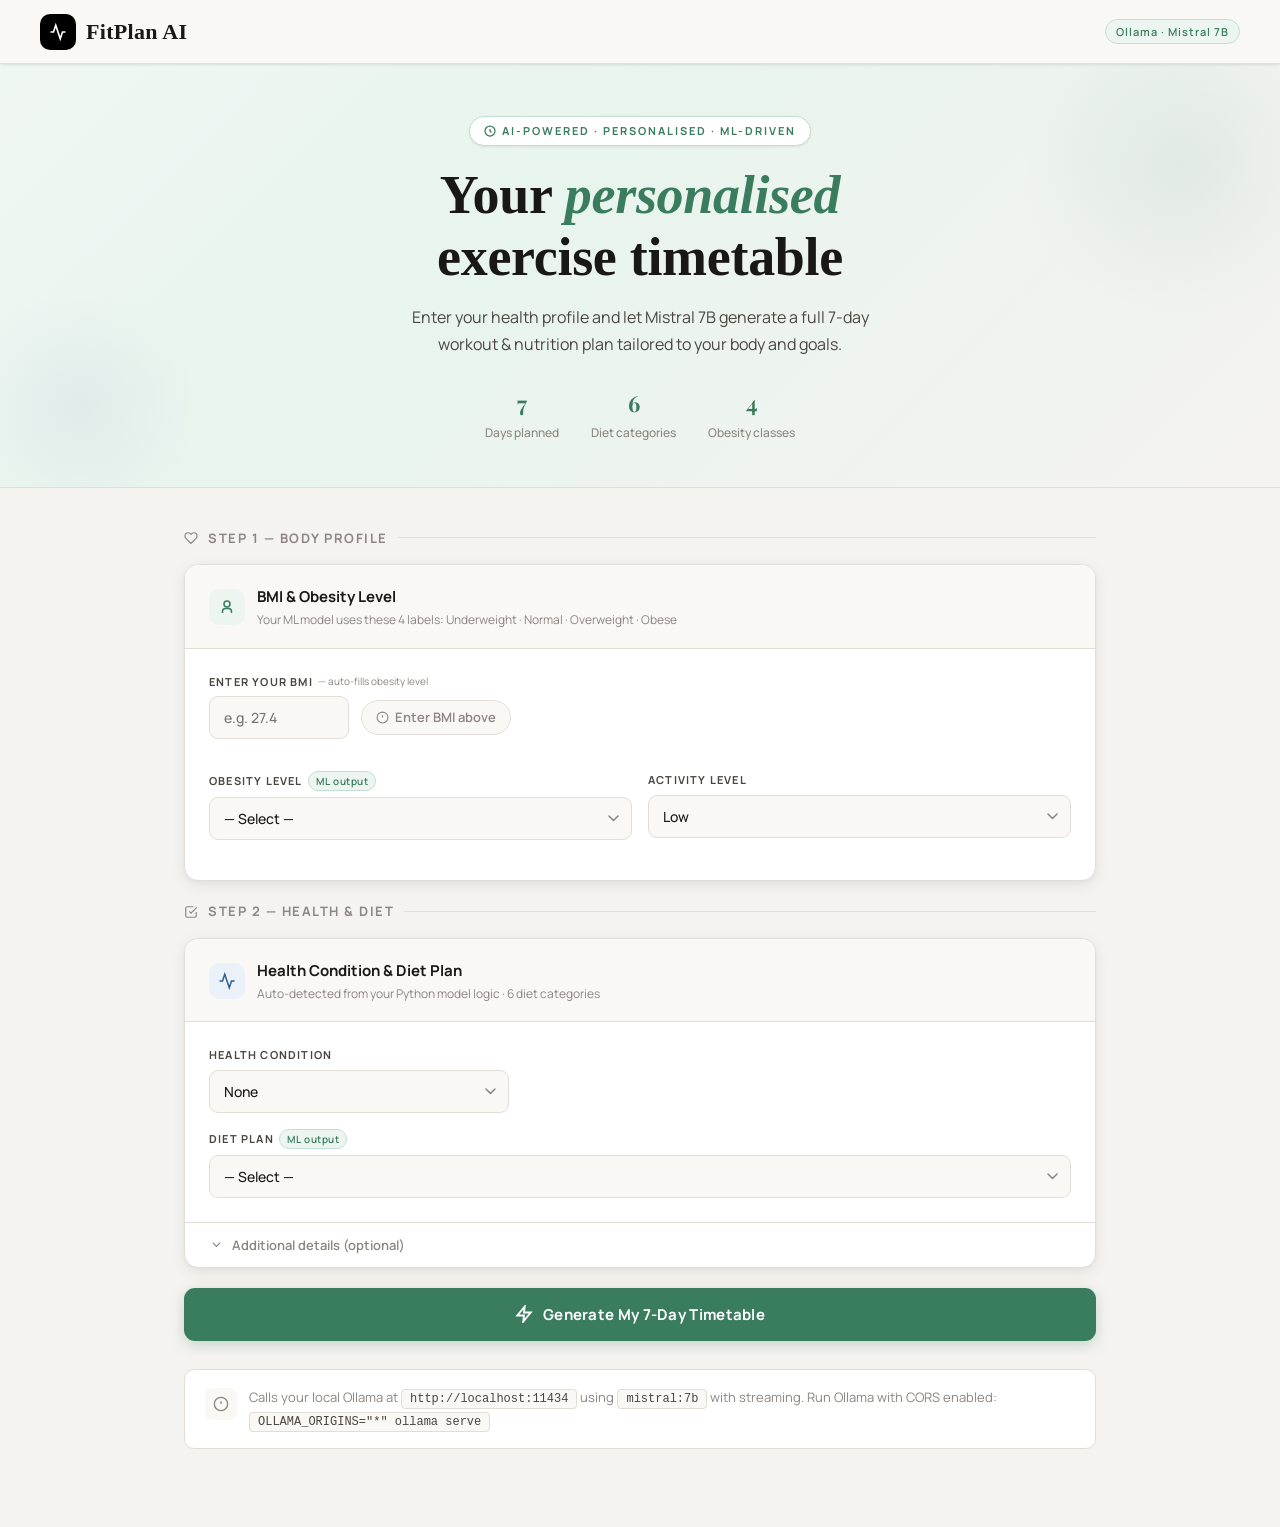
<file: exercise_timetable.html>
<!DOCTYPE html>
<html lang="en">
<head>
<meta charset="UTF-8">
<meta name="viewport" content="width=device-width, initial-scale=1.0">
<title>FitPlan AI — Exercise Timetable Generator</title>
<link href="https://fonts.googleapis.com/css2?family=Playfair+Display:wght@500;700&family=Manrope:wght@300;400;500;600;700&display=swap" rel="stylesheet">
<link href="/static/css/exercise_timetable.css" rel="stylesheet">
</head>
<body>

<!-- NAV -->
<nav>
  <a class="nav-logo" href="#">
    <div class="nav-logo-icon">
      <svg width="18" height="18" viewBox="0 0 24 24" fill="none" stroke="currentColor" stroke-width="2.2"><path d="M22 12h-4l-3 9L9 3l-3 9H2"/></svg>
    </div>
    FitPlan AI
  </a>
  <span class="nav-badge">Ollama · Mistral 7B</span>
</nav>

<!-- HERO -->
<div class="hero">
  <div class="hero-inner">
    <div class="hero-eyebrow">
      <svg width="12" height="12" viewBox="0 0 24 24" fill="none" stroke="currentColor" stroke-width="2.5"><circle cx="12" cy="12" r="10"/><path d="M12 8v4l3 3"/></svg>
      AI-Powered · Personalised · ML-Driven
    </div>
    <h1>Your <em>personalised</em><br>exercise timetable</h1>
    <p class="hero-sub">Enter your health profile and let Mistral 7B generate a full 7-day workout &amp; nutrition plan tailored to your body and goals.</p>
    <div class="hero-stats">
      <div class="hero-stat"><strong>7</strong><span>Days planned</span></div>
      <div class="hero-stat"><strong>6</strong><span>Diet categories</span></div>
      <div class="hero-stat"><strong>4</strong><span>Obesity classes</span></div>
    </div>
  </div>
</div>

<!-- MAIN -->
<div class="main">

  <!-- STEP 1: BMI & Obesity -->
  <div class="section-title">
    <svg width="14" height="14" viewBox="0 0 24 24" fill="none" stroke="currentColor" stroke-width="2"><path d="M20.84 4.61a5.5 5.5 0 0 0-7.78 0L12 5.67l-1.06-1.06a5.5 5.5 0 0 0-7.78 7.78l1.06 1.06L12 21.23l7.78-7.78 1.06-1.06a5.5 5.5 0 0 0 0-7.78z"/></svg>
    Step 1 — Body Profile
  </div>

  <div class="card">
    <div class="card-header">
      <div class="card-icon green">
        <svg width="18" height="18" viewBox="0 0 24 24" fill="none" stroke="currentColor" stroke-width="2"><circle cx="12" cy="8" r="4"/><path d="M6 20v-2a4 4 0 0 1 4-4h4a4 4 0 0 1 4 4v2"/></svg>
      </div>
      <div class="card-header-text">
        <h3>BMI &amp; Obesity Level</h3>
        <p>Your ML model uses these 4 labels: Underweight · Normal · Overweight · Obese</p>
      </div>
    </div>
    <div class="card-body">
      <!-- BMI Input -->
      <div class="field" style="margin-bottom:16px;">
        <label>
          Enter Your BMI
          <span style="font-size:10px;font-weight:400;color:var(--muted);text-transform:none;letter-spacing:0;">— auto-fills obesity level</span>
        </label>
        <div class="bmi-row">
          <input type="number" id="bmiInput" placeholder="e.g. 27.4" min="10" max="70" step="0.1"
            oninput="autoFillObesity(this.value); autoDetectDiet()">
          <div class="bmi-pill" id="bmiPill">
            <svg width="13" height="13" viewBox="0 0 24 24" fill="none" stroke="currentColor" stroke-width="2"><circle cx="12" cy="12" r="10"/><line x1="12" y1="8" x2="12" y2="12"/><line x1="12" y1="16" x2="12.01" y2="16"/></svg>
            Enter BMI above
          </div>
        </div>
      </div>

      <div class="form-row">
        <div class="field">
          <label>Obesity Level <span class="ml-tag">ML output</span></label>
          <select id="obesityLevel">
            <option value="">— Select —</option>
            <option value="Underweight">Underweight  (BMI &lt; 18.5)</option>
            <option value="Normal">Normal  (BMI 18.5 – 24.9)</option>
            <option value="Overweight">Overweight  (BMI 25 – 29.9)</option>
            <option value="Obese">Obese  (BMI ≥ 30)</option>
          </select>
        </div>
        <div class="field">
          <label>Activity Level</label>
          <select id="activityLevel" onchange="autoDetectDiet()">
            <option value="Low">Low</option>
            <option value="Moderate">Moderate</option>
            <option value="High">High</option>
          </select>
        </div>
      </div>
    </div>
  </div>

  <!-- STEP 2: Health & Diet -->
  <div class="section-title">
    <svg width="14" height="14" viewBox="0 0 24 24" fill="none" stroke="currentColor" stroke-width="2"><path d="M9 11l3 3L22 4"/><path d="M21 12v7a2 2 0 0 1-2 2H5a2 2 0 0 1-2-2V5a2 2 0 0 1 2-2h11"/></svg>
    Step 2 — Health &amp; Diet
  </div>

  <div class="card">
    <div class="card-header">
      <div class="card-icon blue">
        <svg width="18" height="18" viewBox="0 0 24 24" fill="none" stroke="currentColor" stroke-width="2"><path d="M22 12h-4l-3 9L9 3l-3 9H2"/></svg>
      </div>
      <div class="card-header-text">
        <h3>Health Condition &amp; Diet Plan</h3>
        <p>Auto-detected from your Python model logic · 6 diet categories</p>
      </div>
    </div>
    <div class="card-body">

      <div class="field" style="margin-bottom:16px;">
        <label>Health Condition</label>
        <select id="healthCondition" onchange="autoDetectDiet()" style="max-width:300px;">
          <option value="None">None</option>
          <option value="Diabetes">Diabetes</option>
          <option value="Hypertension">Hypertension</option>
        </select>
      </div>

      <div class="field">
        <label>Diet Plan <span class="ml-tag">ML output</span></label>
        <select id="dietPlan">
          <option value="">— Select —</option>
          <option value="Diabetic Diet">Diabetic Diet</option>
          <option value="Weight Loss Diet">Weight Loss Diet</option>
          <option value="Muscle Gain Diet">Muscle Gain Diet</option>
          <option value="High-Protein Diet">High-Protein Diet</option>
          <option value="Low-Carb Diet">Low-Carb Diet</option>
          <option value="Balanced Diet">Balanced Diet</option>
        </select>
      </div>
    </div>

    <!-- OPTIONAL DETAILS -->
    <button class="collapse-toggle" id="collapseToggle" onclick="toggleCollapse()">
      <svg width="15" height="15" viewBox="0 0 24 24" fill="none" stroke="currentColor" stroke-width="2"><polyline points="6 9 12 15 18 9"/></svg>
      Additional details (optional)
    </button>
    <div class="collapse-body" id="collapseBody">
      <div class="form-row cols-3">
        <div class="field">
          <label>Age Range</label>
          <select id="ageRange">
            <option value="18–25">18–25</option>
            <option value="26–35" selected>26–35</option>
            <option value="36–45">36–45</option>
            <option value="46–55">46–55</option>
            <option value="56+">56+</option>
          </select>
        </div>
        <div class="field">
          <label>Gender</label>
          <select id="gender">
            <option value="not specified">Prefer not to say</option>
            <option value="male">Male</option>
            <option value="female">Female</option>
          </select>
        </div>
        <div class="field">
          <label>Available Time / Day</label>
          <select id="availableTime">
            <option value="30 minutes">30 min</option>
            <option value="45 minutes">45 min</option>
            <option value="1 hour" selected>1 hour</option>
            <option value="1.5 hours">1.5 hours</option>
            <option value="2 hours">2 hours</option>
          </select>
        </div>
      </div>
      <div class="field" style="margin-top:4px;">
        <label>Fitness Goal</label>
        <select id="fitnessGoal">
          <option value="lose weight">Lose Weight</option>
          <option value="build muscle">Build Muscle</option>
          <option value="improve stamina">Improve Stamina</option>
          <option value="stay active and healthy">Stay Active &amp; Healthy</option>
          <option value="reduce stress">Reduce Stress</option>
        </select>
      </div>
    </div>
  </div>

  <!-- GENERATE -->
  <button class="btn-generate" id="generateBtn" onclick="generateTimetable()">
    <svg width="18" height="18" viewBox="0 0 24 24" fill="none" stroke="currentColor" stroke-width="2.5"><path d="M13 2L3 14h9l-1 8 10-12h-9l1-8z"/></svg>
    Generate My 7-Day Timetable
  </button>

  <!-- STATUS -->
  <div class="status-bar" id="statusBar" style="margin-top:20px;">
    <div class="spinner"></div>
    <span id="statusText">Connecting to Ollama · mistral:7b …</span>
  </div>

  <!-- ERROR -->
  <div class="error-box" id="errorBox" style="margin-top:20px;"></div>

  <!-- OUTPUT -->
  <div class="output-section" id="outputSection" style="margin-top:32px;">
    <div class="section-title">
      <svg width="14" height="14" viewBox="0 0 24 24" fill="none" stroke="currentColor" stroke-width="2"><path d="M14 2H6a2 2 0 0 0-2 2v16a2 2 0 0 0 2 2h12a2 2 0 0 0 2-2V8z"/><polyline points="14 2 14 8 20 8"/></svg>
      Your Personalised Plan
    </div>
    <div class="output-card">
      <div class="output-card-header">
        <div class="output-card-title">
          <h2>Weekly Timetable</h2>
          <span id="planMeta"></span>
        </div>
        <button class="btn-copy" id="copyBtn" onclick="copyOutput()">
          <svg width="13" height="13" viewBox="0 0 24 24" fill="none" stroke="currentColor" stroke-width="2"><rect x="9" y="9" width="13" height="13" rx="2"/><path d="M5 15H4a2 2 0 0 1-2-2V4a2 2 0 0 1 2-2h9a2 2 0 0 1 2 2v1"/></svg>
          Copy
        </button>
      </div>
      <div class="output-body" id="timetableOutput"></div>
    </div>
  </div>

  <!-- FOOTER NOTE -->
  <div class="footer-note" style="margin-top:28px;">
    <div class="footer-icon">
      <svg width="16" height="16" viewBox="0 0 24 24" fill="none" stroke="currentColor" stroke-width="2"><circle cx="12" cy="12" r="10"/><line x1="12" y1="8" x2="12" y2="12"/><line x1="12" y1="16" x2="12.01" y2="16"/></svg>
    </div>
    <div>
      Calls your local Ollama at <code>http://localhost:11434</code> using <code>mistral:7b</code> with streaming.
      Run Ollama with CORS enabled: <code>OLLAMA_ORIGINS="*" ollama serve</code>
    </div>
  </div>

</div><!-- /main -->

<script src="/static/js/exercise_timetable.js">
 
</script>
</body>
</html>
</file>
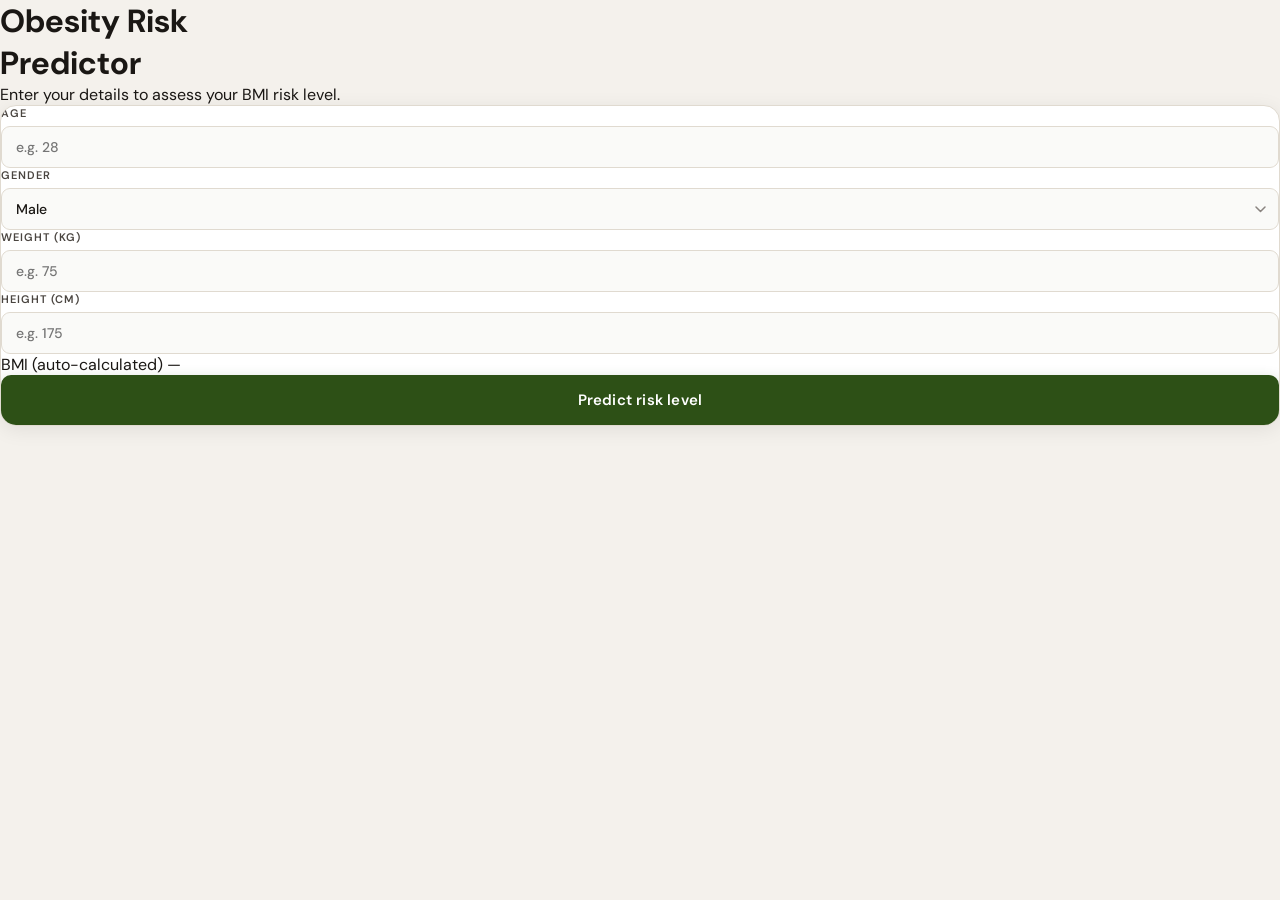
<file: obesity.html>
<!DOCTYPE html>
<html lang="en">
<head>
  <meta charset="UTF-8" />
  <meta name="viewport" content="width=device-width, initial-scale=1.0"/>
  <title>Obesity Risk Predictor</title>
  <link href="https://fonts.googleapis.com/css2?family=DM+Sans:wght@300;400;500;600&family=DM+Mono:wght@400;500&display=swap" rel="stylesheet"/>
  <link href="/static/css/obesity.css" rel="stylesheet">
</head>
<body>
<div class="wrapper">
 
  <div class="header">
    <h1>Obesity Risk<br>Predictor</h1>
    <p>Enter your details to assess your BMI risk level.</p>
  </div>
 
  <div class="card">
    <div class="field-grid">
      <div class="field">
        <label>Age</label>
        <input type="number" id="age" placeholder="e.g. 28" min="10" max="100"/>
      </div>
      <div class="field">
        <label>Gender</label>
        <select id="gender">
          <option value="1">Male</option>
          <option value="0">Female</option>
        </select>
      </div>
      <div class="field">
        <label>Weight (kg)</label>
        <input type="number" id="weight" placeholder="e.g. 75" min="20" max="200" step="0.1"/>
      </div>
      <div class="field">
        <label>Height (cm)</label>
        <input type="number" id="height" placeholder="e.g. 175" min="100" max="250"/>
      </div>
    </div>
 
    <div class="bmi-row">
      <span>BMI (auto-calculated)</span>
      <span id="bmi-display">—</span>
    </div>
 
    <button class="btn" id="predict-btn" onclick="predict()">Predict risk level</button>
 
    <div id="error-area"></div>
  </div>
 
  <div id="result-area"></div>
 
</div>
 
<script src="/static/js/obesity.js">
  
</script>
</body>
</html>
</file>
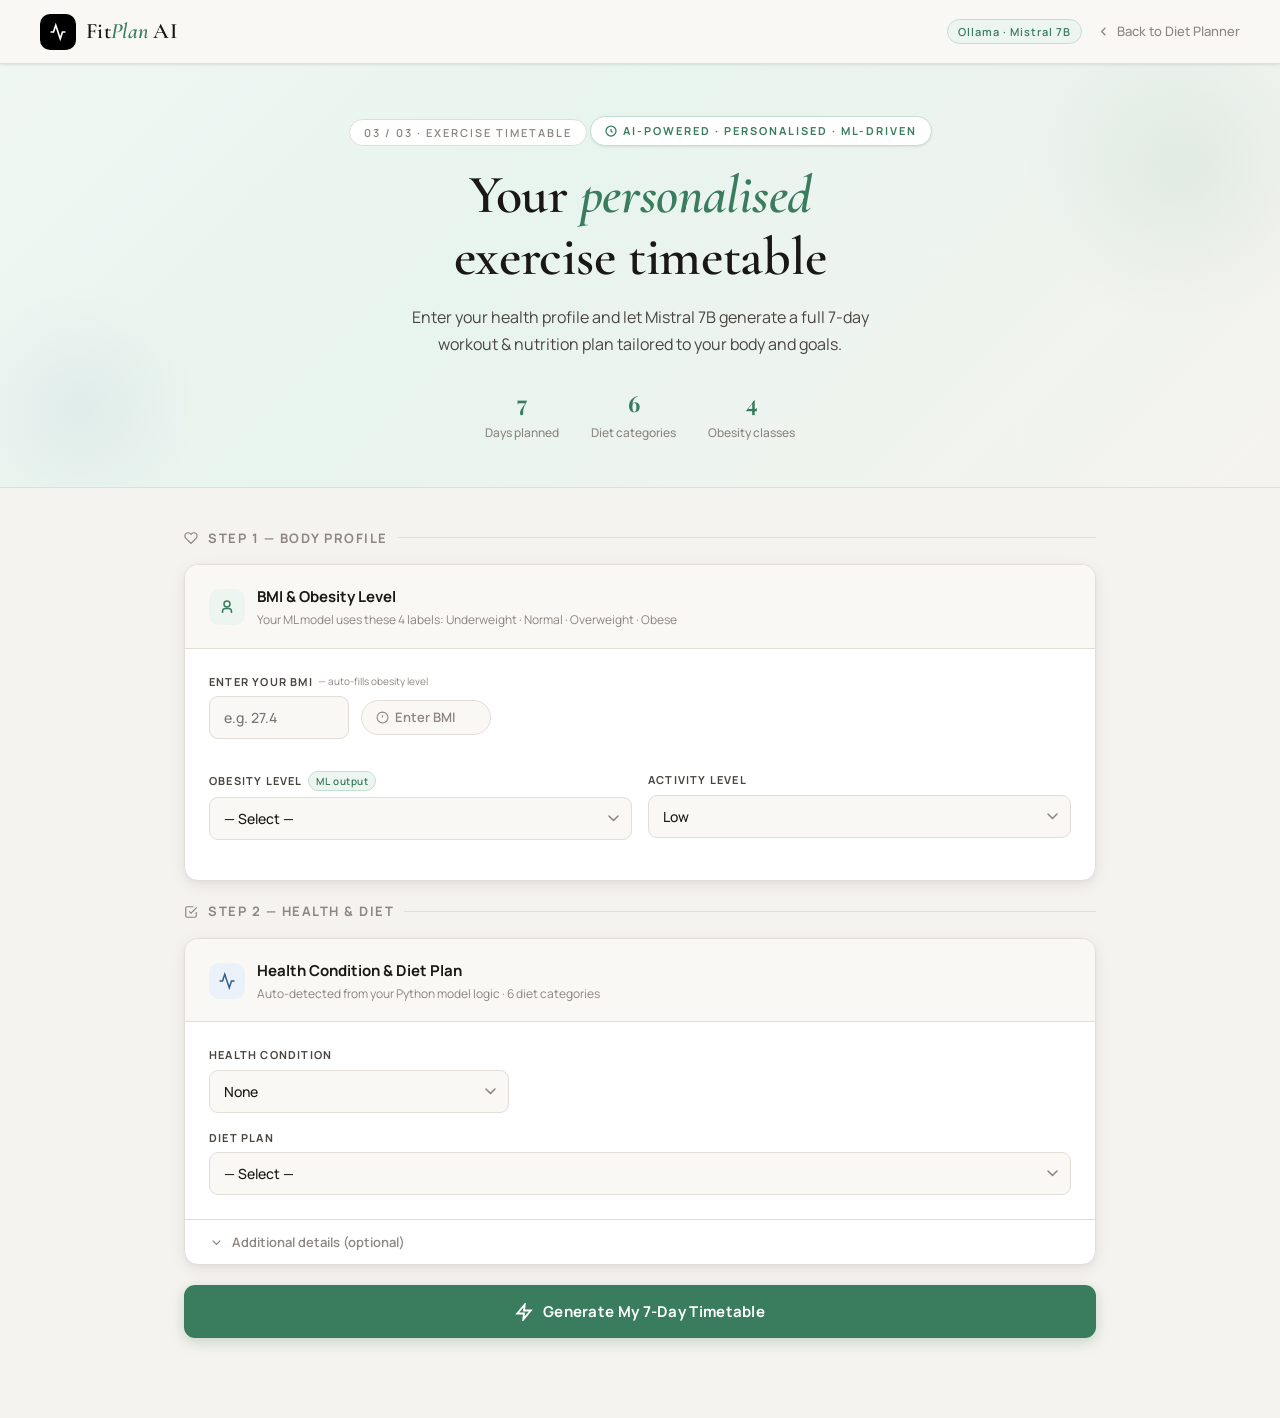
<file: templates/exercise_timetable.html>
<!DOCTYPE html>
<html lang="en">
<head>
<meta charset="UTF-8">
<meta name="viewport" content="width=device-width, initial-scale=1.0">
<title>Exercise Timetable — FitPlan AI</title>
<link href="https://fonts.googleapis.com/css2?family=Cormorant+Garamond:ital,wght@0,400;0,600;1,400;1,600&family=Playfair+Display:wght@500;700&family=Manrope:wght@300;400;500;600;700&family=DM+Mono:wght@400;500&display=swap" rel="stylesheet">
<link href="/static/css/exercise_timetable.css" rel="stylesheet">
</head>
<body>

<!-- NAV — suite style -->
<nav>
  <a class="nav-logo" href="/">
    <div class="nav-logo-icon">
      <svg width="18" height="18" viewBox="0 0 24 24" fill="none" stroke="currentColor" stroke-width="2.2">
        <path d="M22 12h-4l-3 9L9 3l-3 9H2"/>
      </svg>
    </div>
    <span class="nav-wordmark">Fit<em>Plan</em> AI</span>
  </a>
  <div class="nav-right">
    <span class="nav-badge">Ollama · Mistral 7B</span>
    <a class="nav-back" href="/diet">
      <svg width="15" height="15" viewBox="0 0 24 24" fill="none" stroke="currentColor" stroke-width="2">
        <polyline points="15 18 9 12 15 6"/>
      </svg>
      Back to Diet Planner
    </a>
  </div>
</nav>

<!-- HERO -->
<div class="hero">
  <div class="hero-inner">
    <div class="hero-step-label">03 / 03 · Exercise Timetable</div>
    <div class="hero-eyebrow">
      <svg width="12" height="12" viewBox="0 0 24 24" fill="none" stroke="currentColor" stroke-width="2.5">
        <circle cx="12" cy="12" r="10"/><path d="M12 8v4l3 3"/>
      </svg>
      AI-Powered · Personalised · ML-Driven
    </div>
    <h1>Your <em>personalised</em><br>exercise timetable</h1>
    <p class="hero-sub">Enter your health profile and let Mistral 7B generate a full 7-day workout &amp; nutrition plan tailored to your body and goals.</p>
    <div class="hero-stats">
      <div class="hero-stat"><strong>7</strong><span>Days planned</span></div>
      <div class="hero-stat"><strong>6</strong><span>Diet categories</span></div>
      <div class="hero-stat"><strong>4</strong><span>Obesity classes</span></div>
    </div>
  </div>
</div>

<!-- MAIN -->
<div class="main">

  <!-- STEP 1: BMI & Obesity -->
  <div class="section-title">
    <svg width="14" height="14" viewBox="0 0 24 24" fill="none" stroke="currentColor" stroke-width="2">
      <path d="M20.84 4.61a5.5 5.5 0 0 0-7.78 0L12 5.67l-1.06-1.06a5.5 5.5 0 0 0-7.78 7.78l1.06 1.06L12 21.23l7.78-7.78 1.06-1.06a5.5 5.5 0 0 0 0-7.78z"/>
    </svg>
    Step 1 — Body Profile
  </div>

  <div class="card">
    <div class="card-header">
      <div class="card-icon green">
        <svg width="18" height="18" viewBox="0 0 24 24" fill="none" stroke="currentColor" stroke-width="2">
          <circle cx="12" cy="8" r="4"/><path d="M6 20v-2a4 4 0 0 1 4-4h4a4 4 0 0 1 4 4v2"/>
        </svg>
      </div>
      <div class="card-header-text">
        <h3>BMI &amp; Obesity Level</h3>
        <p>Your ML model uses these 4 labels: Underweight · Normal · Overweight · Obese</p>
      </div>
    </div>
    <div class="card-body">
      <div class="field" style="margin-bottom:16px;">
        <label>
          Enter Your BMI
          <span style="font-size:10px;font-weight:400;color:var(--muted);text-transform:none;letter-spacing:0;">— auto-fills obesity level</span>
        </label>
        <div class="bmi-row">
          <input type="number" id="bmiInput" placeholder="e.g. 27.4" min="10" max="70" step="0.1"
            oninput="autoFillObesity(this.value); autoDetectDiet()">
          <div class="bmi-pill" id="bmiPill">
            <svg width="13" height="13" viewBox="0 0 24 24" fill="none" stroke="currentColor" stroke-width="2">
              <circle cx="12" cy="12" r="10"/>
              <line x1="12" y1="8" x2="12" y2="12"/>
              <line x1="12" y1="16" x2="12.01" y2="16"/>
            </svg>
            Enter BMI
          </div>
        </div>
      </div>

      <div class="form-row">
        <div class="field">
          <label>Obesity Level <span class="ml-tag">ML output</span></label>
          <select id="obesityLevel">
            <option value="">— Select —</option>
            <option value="Underweight">Underweight  (BMI &lt; 18.5)</option>
            <option value="Normal">Normal  (BMI 18.5 – 24.9)</option>
            <option value="Overweight">Overweight  (BMI 25 – 29.9)</option>
            <option value="Obese">Obese  (BMI ≥ 30)</option>
          </select>
        </div>
        <div class="field">
          <label>Activity Level</label>
          <select id="activityLevel" onchange="autoDetectDiet()">
            <option value="Low">Low</option>
            <option value="Moderate">Moderate</option>
            <option value="High">High</option>
          </select>
        </div>
      </div>
    </div>
  </div>

  <!-- STEP 2: Health & Diet -->
  <div class="section-title">
    <svg width="14" height="14" viewBox="0 0 24 24" fill="none" stroke="currentColor" stroke-width="2">
      <path d="M9 11l3 3L22 4"/>
      <path d="M21 12v7a2 2 0 0 1-2 2H5a2 2 0 0 1-2-2V5a2 2 0 0 1 2-2h11"/>
    </svg>
    Step 2 — Health &amp; Diet
  </div>

  <div class="card">
    <div class="card-header">
      <div class="card-icon blue">
        <svg width="18" height="18" viewBox="0 0 24 24" fill="none" stroke="currentColor" stroke-width="2">
          <path d="M22 12h-4l-3 9L9 3l-3 9H2"/>
        </svg>
      </div>
      <div class="card-header-text">
        <h3>Health Condition &amp; Diet Plan</h3>
        <p>Auto-detected from your Python model logic · 6 diet categories</p>
      </div>
    </div>
    <div class="card-body">

      <div class="field" style="margin-bottom:16px;">
        <label>Health Condition</label>
        <select id="healthCondition" onchange="autoDetectDiet()" style="max-width:300px;">
          <option value="None">None</option>
          <option value="Diabetes">Diabetes</option>
          <option value="Hypertension">Hypertension</option>
        </select>
      </div>

      <div class="field">
        <label>Diet Plan </label>
        <select id="dietPlan">
          <option value="">— Select —</option>
          <option value="Diabetic Diet">Diabetic Diet</option>
          <option value="Weight Loss Diet">Weight Loss Diet</option>
          <option value="Muscle Gain Diet">Muscle Gain Diet</option>
          <option value="High-Protein Diet">High-Protein Diet</option>
          <option value="Low-Carb Diet">Low-Carb Diet</option>
          <option value="Balanced Diet">Balanced Diet</option>
        </select>
      </div>
    </div>

    <!-- OPTIONAL DETAILS -->
    <button class="collapse-toggle" id="collapseToggle" onclick="toggleCollapse()">
      <svg width="15" height="15" viewBox="0 0 24 24" fill="none" stroke="currentColor" stroke-width="2">
        <polyline points="6 9 12 15 18 9"/>
      </svg>
      Additional details (optional)
    </button>
    <div class="collapse-body" id="collapseBody">
      <div class="form-row cols-3">
        <div class="field">
          <label>Age Range</label>
          <select id="ageRange">
            <option value="18–25">18–25</option>
            <option value="26–35" selected>26–35</option>
            <option value="36–45">36–45</option>
            <option value="46–55">46–55</option>
            <option value="56-60">56-60</option>
          </select>
        </div>
        <div class="field">
          <label>Gender</label>
          <select id="gender">
            <option value="not specified">Prefer not to say</option>
            <option value="male">Male</option>
            <option value="female">Female</option>
          </select>
        </div>
        <div class="field">
          <label>Available Time / Day</label>
          <select id="availableTime">
            <option value="30 minutes">30 min</option>
            <option value="45 minutes">45 min</option>
            <option value="1 hour" selected>1 hour</option>
            <option value="1.5 hours">1.5 hours</option>
            <option value="2 hours">2 hours</option>
          </select>
        </div>
      </div>
      <div class="field">
          <label>Food Preference</label>
          <select id="foodPrepered">
            <option value="Vegeterian" selected>Vegeterian</option>
            <option value="Non-Vegeterian">Non-Vegeterian</option>
            <option value="Vegan">Vegan</option>
            <option value="Eggiterian">Eggiterian</option>
           
          </select>
        </div>
      <div class="field" style="margin-top:4px;">
        <label>Fitness Goal</label>
        <select id="fitnessGoal">
          <option value="lose weight">Lose Weight</option>
          <option value="build muscle">Build Muscle</option>
          <option value="improve stamina">Improve Stamina</option>
          <option value="stay active and healthy">Stay Active &amp; Healthy</option>
          <option value="reduce stress">Reduce Stress</option>
        </select>
      </div>
    </div>
  </div>

  <!-- GENERATE -->
  <button class="btn-generate" id="generateBtn" onclick="generateTimetable()">
    <svg width="18" height="18" viewBox="0 0 24 24" fill="none" stroke="currentColor" stroke-width="2.5">
      <path d="M13 2L3 14h9l-1 8 10-12h-9l1-8z"/>
    </svg>
    Generate My 7-Day Timetable
  </button>

  <!-- STATUS -->
  <div class="status-bar" id="statusBar" style="margin-top:20px;">
    <div class="spinner"></div>
    <span id="statusText">Connecting to Ollama · mistral:7b …</span>
  </div>

  <!-- ERROR -->
  <div class="error-box" id="errorBox" style="margin-top:20px;"></div>

  <!-- OUTPUT -->
  <div class="output-section" id="outputSection" style="margin-top:32px;">
    <div class="section-title">
      <svg width="14" height="14" viewBox="0 0 24 24" fill="none" stroke="currentColor" stroke-width="2">
        <path d="M14 2H6a2 2 0 0 0-2 2v16a2 2 0 0 0 2 2h12a2 2 0 0 0 2-2V8z"/>
        <polyline points="14 2 14 8 20 8"/>
      </svg>
      Your Personalised Plan
    </div>
    <div class="output-card">
      <div class="output-card-header">
        <div class="output-card-title">
          <h2>Weekly Timetable</h2>
          <span id="planMeta"></span>
        </div>
        <button class="btn-copy" id="copyBtn" onclick="copyOutput()">
          <svg width="13" height="13" viewBox="0 0 24 24" fill="none" stroke="currentColor" stroke-width="2">
            <rect x="9" y="9" width="13" height="13" rx="2"/>
            <path d="M5 15H4a2 2 0 0 1-2-2V4a2 2 0 0 1 2-2h9a2 2 0 0 1 2 2v1"/>
          </svg>
          Copy
        </button>
      </div>
      <div class="output-body" id="timetableOutput"></div>
    </div>
  </div>

 

</div><!-- /main -->

<script src="/static/js/exercise_timetable.js"></script>
</body>
</html>
</file>
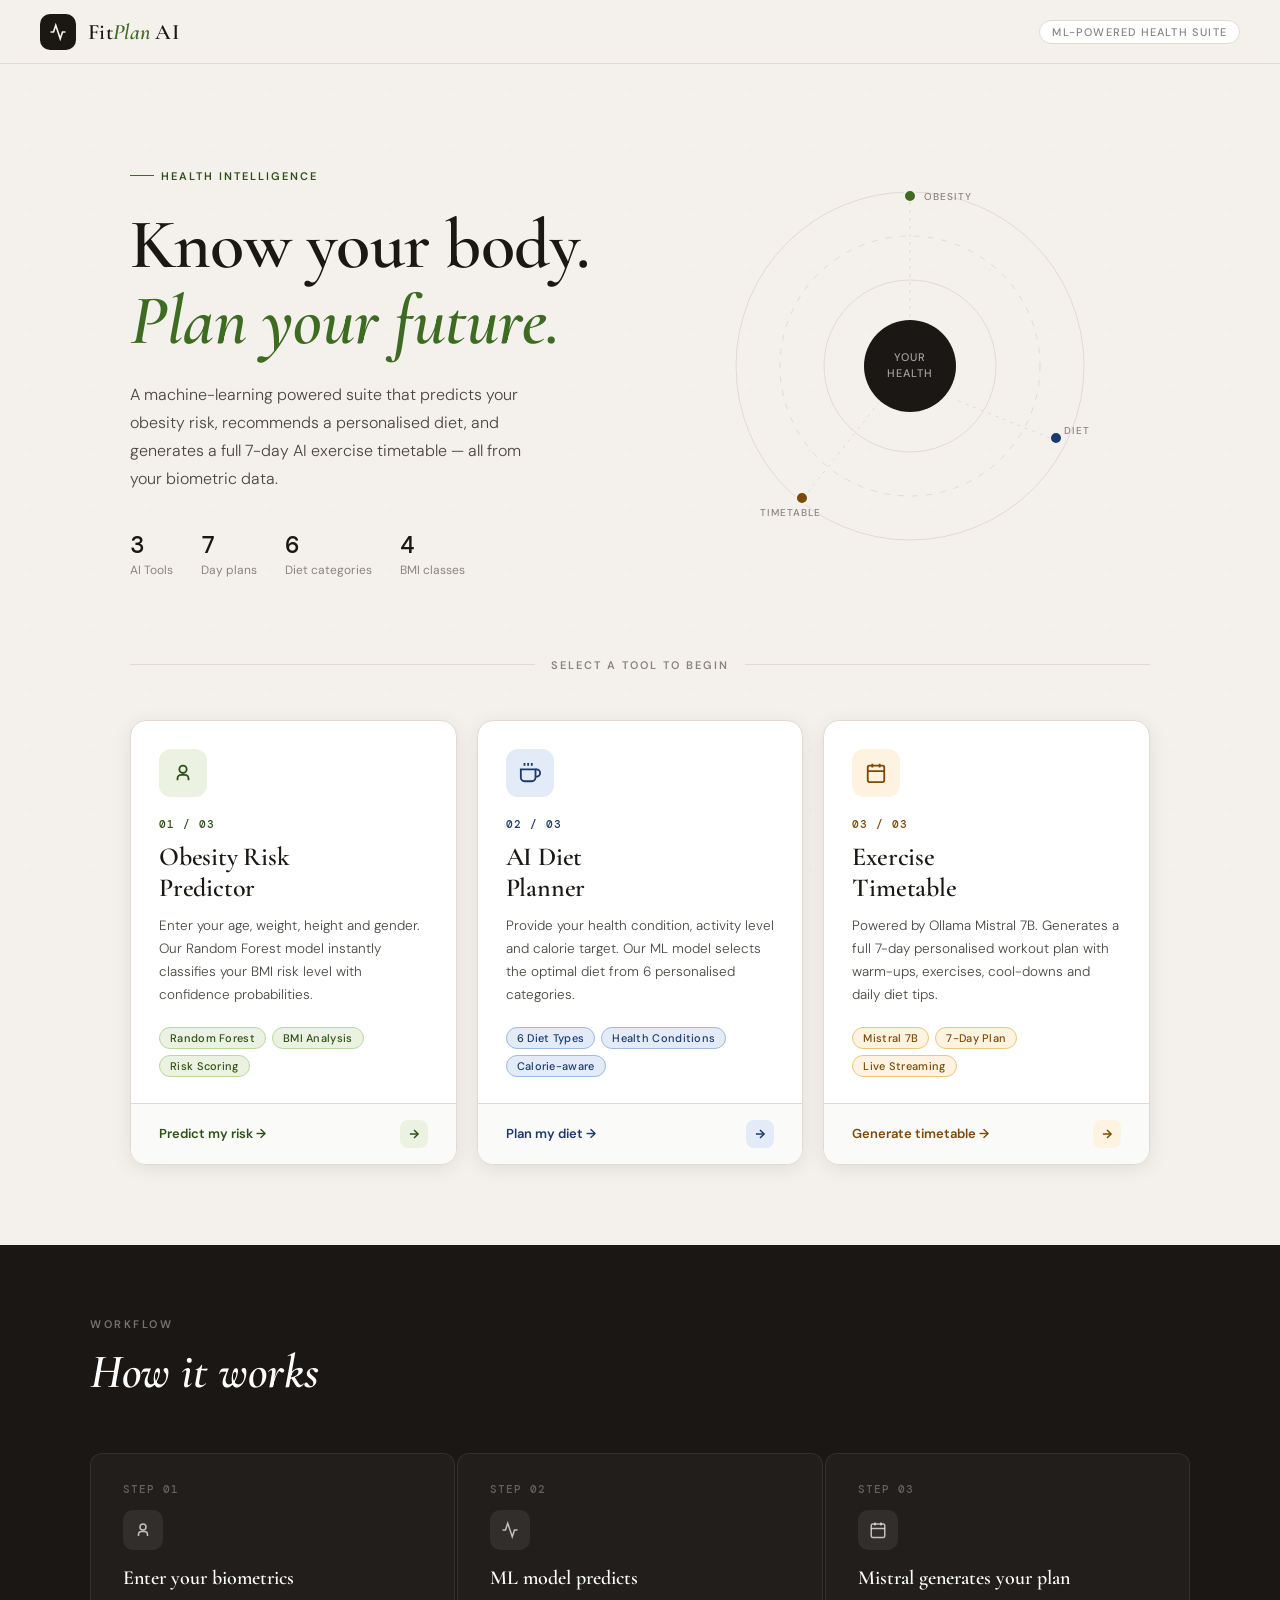
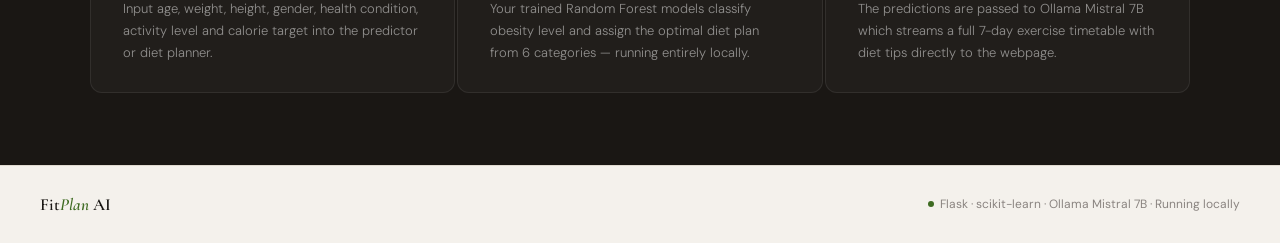
<file: templates/home.html>
<!DOCTYPE html>
<html lang="en">
<head>
<meta charset="UTF-8"/>
<meta name="viewport" content="width=device-width, initial-scale=1.0"/>
<title>FitPlan AI — Health Intelligence Suite</title>
<link href="https://fonts.googleapis.com/css2?family=Cormorant+Garamond:ital,wght@0,400;0,600;1,400;1,600&family=DM+Sans:wght@300;400;500;600&family=DM+Mono:wght@400;500&display=swap" rel="stylesheet"/>
<link href="/static/css/home.css" rel="stylesheet">
</head>
<body>

<!-- NAV -->
<nav>
  <div class="nav-brand">
    <div class="nav-icon">
      <svg width="18" height="18" viewBox="0 0 24 24" fill="none" stroke="currentColor" stroke-width="2.2">
        <path d="M22 12h-4l-3 9L9 3l-3 9H2"/>
      </svg>
    </div>
    <span class="nav-wordmark">Fit<em>Plan</em> AI</span>
  </div>
  <span class="nav-pill">ML-Powered Health Suite</span>
</nav>

<!-- HERO -->
<div class="hero">
  <div class="hero-left">
    <div class="hero-tag">Health Intelligence</div>
    <h1 class="hero-h1">Know your body.<br><em>Plan your future.</em></h1>
    <p class="hero-desc">
      A machine-learning powered suite that predicts your obesity risk,
      recommends a personalised diet, and generates a full 7-day
      AI exercise timetable — all from your biometric data.
    </p>
    <div class="hero-meta">
      <div class="hero-meta-item">
        <strong>3</strong>
        <span>AI Tools</span>
      </div>
      <div class="hero-meta-item">
        <strong>7</strong>
        <span>Day plans</span>
      </div>
      <div class="hero-meta-item">
        <strong>6</strong>
        <span>Diet categories</span>
      </div>
      <div class="hero-meta-item">
        <strong>4</strong>
        <span>BMI classes</span>
      </div>
    </div>
  </div>

  <div class="hero-right">
    <div class="hero-visual">
      <svg viewBox="0 0 360 360" xmlns="http://www.w3.org/2000/svg" width="100%" height="100%">
        <!-- Rings -->
        <circle cx="180" cy="180" r="174" fill="none" stroke="#E0DAD0" stroke-width="1"/>
        <circle cx="180" cy="180" r="130" fill="none" stroke="#E0DAD0" stroke-width="1" stroke-dasharray="6 8"/>
        <circle cx="180" cy="180" r="86"  fill="none" stroke="#E0DAD0" stroke-width="1"/>
        <!-- Center -->
        <circle cx="180" cy="180" r="46" fill="#1A1714"/>
        <text x="180" y="175" text-anchor="middle" font-family="DM Sans" font-size="11" fill="rgba(255,255,255,0.6)" font-weight="500" letter-spacing="1">YOUR</text>
        <text x="180" y="191" text-anchor="middle" font-family="DM Sans" font-size="11" fill="rgba(255,255,255,0.6)" font-weight="500" letter-spacing="1">HEALTH</text>
        <!-- Dots -->
        <circle cx="180" cy="10"  r="6" fill="#3E6B22" stroke="#F4F1EC" stroke-width="2"/>
        <circle cx="326" cy="252" r="6" fill="#1A3A6B" stroke="#F4F1EC" stroke-width="2"/>
        <circle cx="72"  cy="312" r="6" fill="#7A4A08" stroke="#F4F1EC" stroke-width="2"/>
        <!-- Labels -->
        <text x="194" y="14"  font-family="DM Sans" font-size="10" fill="#8A8480" font-weight="500" letter-spacing="1">OBESITY</text>
        <text x="334" y="248" font-family="DM Sans" font-size="10" fill="#8A8480" font-weight="500" letter-spacing="1">DIET</text>
        <text x="30"  y="330" font-family="DM Sans" font-size="10" fill="#8A8480" font-weight="500" letter-spacing="1">TIMETABLE</text>
        <!-- Lines from dots to center -->
        <line x1="180" y1="16"  x2="180" y2="134" stroke="#E0DAD0" stroke-width="1" stroke-dasharray="3 5"/>
        <line x1="320" y1="252" x2="226" y2="214" stroke="#E0DAD0" stroke-width="1" stroke-dasharray="3 5"/>
        <line x1="78"  y1="306" x2="148" y2="218" stroke="#E0DAD0" stroke-width="1" stroke-dasharray="3 5"/>
      </svg>
    </div>
  </div>
</div>

<!-- DIVIDER -->
<div class="divider">
  <div class="divider-line"></div>
  <div class="divider-text">Select a tool to begin</div>
  <div class="divider-line"></div>
</div>

<!-- NAVIGATION CARDS -->
<div class="cards-grid">

  <!-- Card 1: Obesity Predictor -->
  <a class="nav-card green" href="/obesity">
    <div class="card-top">
      <div class="card-icon-wrap">
        <svg width="22" height="22" viewBox="0 0 24 24" fill="none" stroke="currentColor" stroke-width="2">
          <circle cx="12" cy="8" r="4"/>
          <path d="M6 20v-2a4 4 0 0 1 4-4h4a4 4 0 0 1 4 4v2"/>
        </svg>
      </div>
      <div class="card-number">01 / 03</div>
      <div class="card-title">Obesity Risk<br>Predictor</div>
      <p class="card-desc">
        Enter your age, weight, height and gender. Our Random Forest model
        instantly classifies your BMI risk level with confidence probabilities.
      </p>
      <div class="card-tags">
        <span class="tag">Random Forest</span>
        <span class="tag">BMI Analysis</span>
        <span class="tag">Risk Scoring</span>
      </div>
    </div>
    <div class="card-footer">
      <span class="card-cta">Predict my risk →</span>
      <div class="card-arrow">
        <svg width="14" height="14" viewBox="0 0 24 24" fill="none" stroke="currentColor" stroke-width="2.5">
          <line x1="5" y1="12" x2="19" y2="12"/>
          <polyline points="12 5 19 12 12 19"/>
        </svg>
      </div>
    </div>
  </a>

  <!-- Card 2: Diet Planner -->
  <a class="nav-card blue" href="/diet">
    <div class="card-top">
      <div class="card-icon-wrap">
        <svg width="22" height="22" viewBox="0 0 24 24" fill="none" stroke="currentColor" stroke-width="2">
          <path d="M18 8h1a4 4 0 0 1 0 8h-1"/>
          <path d="M2 8h16v9a4 4 0 0 1-4 4H6a4 4 0 0 1-4-4V8z"/>
          <line x1="6" y1="1" x2="6" y2="4"/>
          <line x1="10" y1="1" x2="10" y2="4"/>
          <line x1="14" y1="1" x2="14" y2="4"/>
        </svg>
      </div>
      <div class="card-number">02 / 03</div>
      <div class="card-title">AI Diet<br>Planner</div>
      <p class="card-desc">
        Provide your health condition, activity level and calorie target.
        Our ML model selects the optimal diet from 6 personalised categories.
      </p>
      <div class="card-tags">
        <span class="tag">6 Diet Types</span>
        <span class="tag">Health Conditions</span>
        <span class="tag">Calorie-aware</span>
      </div>
    </div>
    <div class="card-footer">
      <span class="card-cta">Plan my diet →</span>
      <div class="card-arrow">
        <svg width="14" height="14" viewBox="0 0 24 24" fill="none" stroke="currentColor" stroke-width="2.5">
          <line x1="5" y1="12" x2="19" y2="12"/>
          <polyline points="12 5 19 12 12 19"/>
        </svg>
      </div>
    </div>
  </a>

  <!-- Card 3: Exercise Timetable -->
  <a class="nav-card amber" href="/exercise_timetable">
    <div class="card-top">
      <div class="card-icon-wrap">
        <svg width="22" height="22" viewBox="0 0 24 24" fill="none" stroke="currentColor" stroke-width="2">
          <rect x="3" y="4" width="18" height="18" rx="2"/>
          <line x1="16" y1="2" x2="16" y2="6"/>
          <line x1="8" y1="2" x2="8" y2="6"/>
          <line x1="3" y1="10" x2="21" y2="10"/>
        </svg>
      </div>
      <div class="card-number">03 / 03</div>
      <div class="card-title">Exercise<br>Timetable</div>
      <p class="card-desc">
        Powered by Ollama Mistral 7B. Generates a full 7-day personalised
        workout plan with warm-ups, exercises, cool-downs and daily diet tips.
      </p>
      <div class="card-tags">
        <span class="tag">Mistral 7B</span>
        <span class="tag">7-Day Plan</span>
        <span class="tag">Live Streaming</span>
      </div>
    </div>
    <div class="card-footer">
      <span class="card-cta">Generate timetable →</span>
      <div class="card-arrow">
        <svg width="14" height="14" viewBox="0 0 24 24" fill="none" stroke="currentColor" stroke-width="2.5">
          <line x1="5" y1="12" x2="19" y2="12"/>
          <polyline points="12 5 19 12 12 19"/>
        </svg>
      </div>
    </div>
  </a>

</div>

<!-- HOW IT WORKS -->
<div class="how">
  <div class="how-inner">
    <div class="how-label">Workflow</div>
    <div class="how-title">How it works</div>
    <div class="how-steps">

      <div class="how-step">
        <div class="step-num">STEP 01</div>
        <div class="step-icon">
          <svg width="18" height="18" viewBox="0 0 24 24" fill="none" stroke="currentColor" stroke-width="2">
            <circle cx="12" cy="8" r="4"/>
            <path d="M6 20v-2a4 4 0 0 1 4-4h4a4 4 0 0 1 4 4v2"/>
          </svg>
        </div>
        <div class="step-title">Enter your biometrics</div>
        <p class="step-desc">
          Input age, weight, height, gender, health condition, activity level
          and calorie target into the predictor or diet planner.
        </p>
      </div>

      <div class="how-step">
        <div class="step-num">STEP 02</div>
        <div class="step-icon">
          <svg width="18" height="18" viewBox="0 0 24 24" fill="none" stroke="currentColor" stroke-width="2">
            <polyline points="22 12 18 12 15 21 9 3 6 12 2 12"/>
          </svg>
        </div>
        <div class="step-title">ML model predicts</div>
        <p class="step-desc">
          Your trained Random Forest models classify obesity level and assign
          the optimal diet plan from 6 categories — running entirely locally.
        </p>
      </div>

      <div class="how-step">
        <div class="step-num">STEP 03</div>
        <div class="step-icon">
          <svg width="18" height="18" viewBox="0 0 24 24" fill="none" stroke="currentColor" stroke-width="2">
            <rect x="3" y="4" width="18" height="18" rx="2"/>
            <line x1="16" y1="2" x2="16" y2="6"/>
            <line x1="8" y1="2" x2="8" y2="6"/>
            <line x1="3" y1="10" x2="21" y2="10"/>
          </svg>
        </div>
        <div class="step-title">Mistral generates your plan</div>
        <p class="step-desc">
          The predictions are passed to Ollama Mistral 7B which streams a full
          7-day exercise timetable with diet tips directly to the webpage.
        </p>
      </div>

    </div>
  </div>
</div>

<!-- FOOTER -->
<footer>
  <div class="footer-brand">Fit<em>Plan</em> AI</div>
  <div class="footer-note">
    <span class="footer-dot"></span>
    Flask · scikit-learn · Ollama Mistral 7B · Running locally
  </div>
</footer>

</body>
</html>
</file>
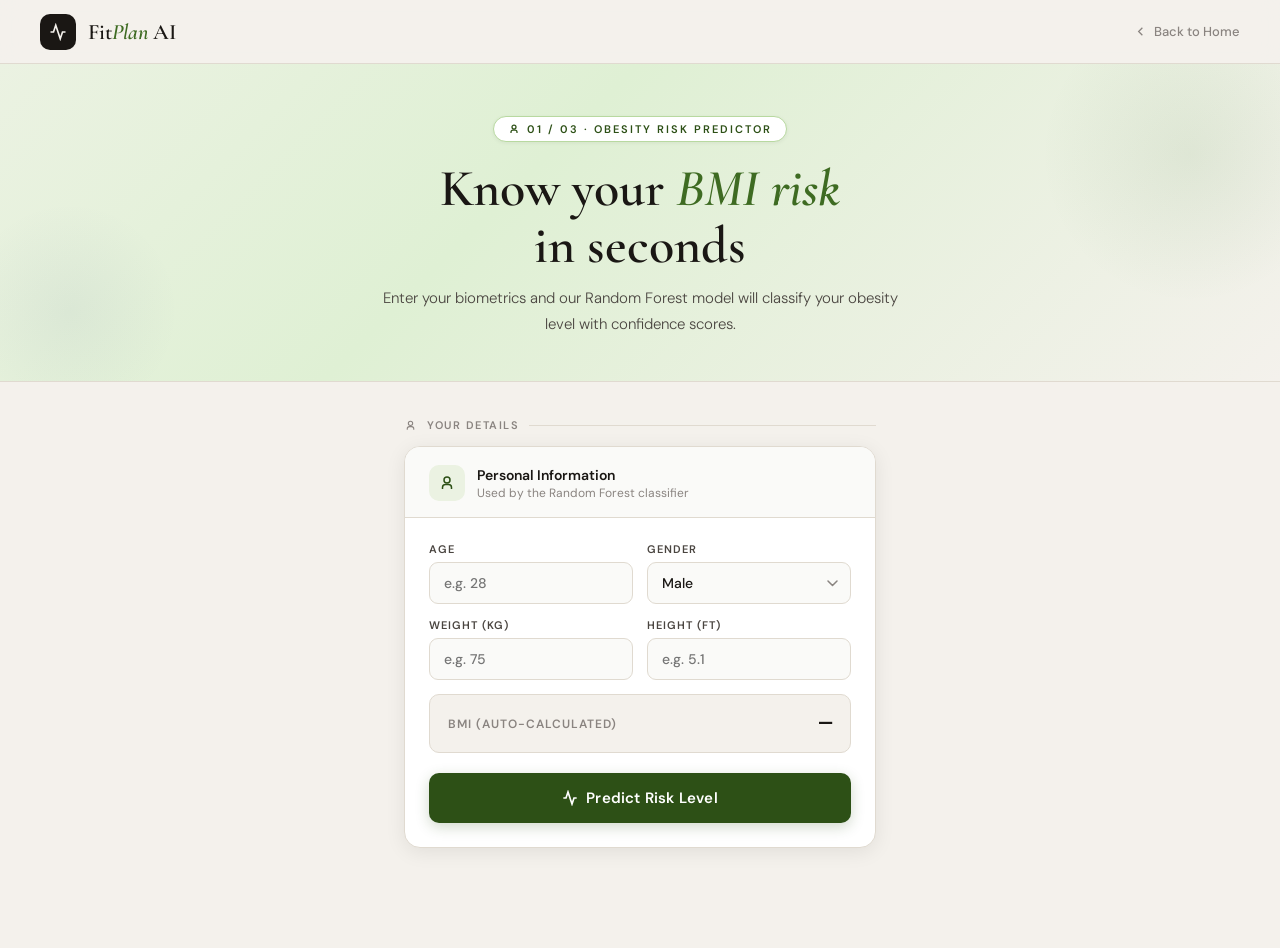
<file: templates/obesity.html>
<!DOCTYPE html>
<html lang="en">
<head>
  <meta charset="UTF-8"/>
  <meta name="viewport" content="width=device-width, initial-scale=1.0"/>
  <title>Obesity Risk Predictor — FitPlan AI</title>
  <link href="https://fonts.googleapis.com/css2?family=Cormorant+Garamond:ital,wght@0,400;0,600;1,400;1,600&family=DM+Sans:wght@300;400;500;600&family=DM+Mono:wght@400;500&display=swap" rel="stylesheet"/>
  <link href="/static/css/obesity.css" rel="stylesheet">
</head>
<body>

<!-- NAV -->
<nav>
  <a class="nav-brand" href="/">
    <div class="nav-icon">
      <svg width="18" height="18" viewBox="0 0 24 24" fill="none" stroke="currentColor" stroke-width="2.2">
        <path d="M22 12h-4l-3 9L9 3l-3 9H2"/>
      </svg>
    </div>
    <span class="nav-wordmark">Fit<em>Plan</em> AI</span>
  </a>
  <a class="nav-back" href="/">
    <svg width="15" height="15" viewBox="0 0 24 24" fill="none" stroke="currentColor" stroke-width="2">
      <polyline points="15 18 9 12 15 6"/>
    </svg>
    Back to Home
  </a>
</nav>

<!-- HERO -->
<div class="hero">
  <div class="hero-inner">
    <div class="hero-eyebrow">
      <svg width="12" height="12" viewBox="0 0 24 24" fill="none" stroke="currentColor" stroke-width="2.5">
        <circle cx="12" cy="8" r="4"/>
        <path d="M6 20v-2a4 4 0 0 1 4-4h4a4 4 0 0 1 4 4v2"/>
      </svg>
      01 / 03 · Obesity Risk Predictor
    </div>
    <h1>Know your <em>BMI risk</em><br>in seconds</h1>
    <p class="hero-sub">Enter your biometrics and our Random Forest model will classify your obesity level with confidence scores.</p>
  </div>
</div>

<!-- MAIN -->
<div class="main">

  <div class="section-label">
    <svg width="13" height="13" viewBox="0 0 24 24" fill="none" stroke="currentColor" stroke-width="2">
      <circle cx="12" cy="8" r="4"/><path d="M6 20v-2a4 4 0 0 1 4-4h4a4 4 0 0 1 4 4v2"/>
    </svg>
    Your details
  </div>

  <div class="card">
    <div class="card-header">
      <div class="card-header-icon">
        <svg width="18" height="18" viewBox="0 0 24 24" fill="none" stroke="currentColor" stroke-width="2">
          <circle cx="12" cy="8" r="4"/><path d="M6 20v-2a4 4 0 0 1 4-4h4a4 4 0 0 1 4 4v2"/>
        </svg>
      </div>
      <div class="card-header-text">
        <h3>Personal Information</h3>
        <p>Used by the Random Forest classifier</p>
      </div>
    </div>
    <div class="card-body">
      <div class="form-grid">
        <div class="field">
          <label>Age</label>
          <input type="number" id="age" placeholder="e.g. 28" min="10" max="100"/>
        </div>
        <div class="field">
          <label>Gender</label>
          <select id="gender">
            <option value="1">Male</option>
            <option value="0">Female</option>
          </select>
        </div>
        <div class="field">
          <label>Weight (kg)</label>
          <input type="number" id="weight" placeholder="e.g. 75" min="20" max="200" step="0.1"/>
        </div>
        <div class="field">
          <label>Height (ft)</label>
          <input type="number" id="height" placeholder="e.g. 5.1" min="100" max="250"/>
        </div>
      </div>

      <!-- BMI -->
      <div class="bmi-box">
        <span class="bmi-box-label">BMI (auto-calculated)</span>
        <div class="bmi-right">
          <span class="bmi-value" id="bmi-display">—</span>
          <span class="bmi-badge" id="bmi-badge"></span>
        </div>
      </div>

      <!-- Button -->
      <button class="btn" id="predict-btn" onclick="predict()">
        <svg width="16" height="16" viewBox="0 0 24 24" fill="none" stroke="currentColor" stroke-width="2.5">
          <polyline points="22 12 18 12 15 21 9 3 6 12 2 12"/>
        </svg>
        Predict Risk Level
      </button>

      <div id="error-area"></div>
    </div>
  </div>

  <!-- RESULT -->
  <div id="result-area"></div>

</div>

<script src="/static/js/obesity.js" ></script>
</body>
</html>
</file>
<file: static/css/exercise_timetable.css>
:root {
    --bg:        #f5f3ef;
    --bg2:       #edeae4;
    --white:     #ffffff;
    --surface:   #ffffff;
    --surface2:  #f9f8f5;
    --border:    #e2ddd6;
    --border2:   #cdc7bd;
    --text:      #1a1814;
    --text2:     #4a4540;
    --muted:     #8c8580;
    --green:     #3a7d5e;
    --green-lt:  #edf5f0;
    --green-md:  #c3dfd2;
    --blue:      #2c5f8a;
    --blue-lt:   #eaf1f8;
    --amber:     #b07d2e;
    --amber-lt:  #fdf4e3;
    --red:       #c0392b;
    --red-lt:    #fdf0ee;
    --shadow-sm: 0 1px 3px rgba(0,0,0,0.06), 0 1px 2px rgba(0,0,0,0.04);
    --shadow-md: 0 4px 16px rgba(0,0,0,0.07), 0 2px 6px rgba(0,0,0,0.04);
    --shadow-lg: 0 12px 40px rgba(0,0,0,0.09), 0 4px 12px rgba(0,0,0,0.05);
    --radius:    14px;
  }

  *, *::before, *::after { margin:0; padding:0; box-sizing:border-box; }

   nav {
    background: rgba(249,248,245,0.94) !important;
    backdrop-filter: blur(12px);
    height: 64px !important;
    padding: 0 40px !important;
  }
  .nav-logo {
    font-family: 'Cormorant Garamond', serif !important;
    font-size: 22px !important;
    font-weight: 600 !important;
    letter-spacing: 0.3px;
  }
  .nav-logo em { font-style: italic; color:#3a7d5e; }
  .nav-logo-icon {
    width: 36px !important; height: 36px !important;
    border-radius: 10px !important;
  }
  .nav-right {
    display: flex;
    align-items: center;
    gap: 14px;
  }
  .nav-back {
    display: flex;
    align-items: center;
    gap: 6px;
    font-size: 13px;
    font-weight: 500;
    color: var(--muted);
    text-decoration: none;
    font-family: 'Manrope', sans-serif;
    transition: color 0.15s;
  }
  .nav-back:hover { color: var(--green); }

  /* HERO — match suite hero height/font */
  .hero { padding: 52px 32px 44px !important; }
  .hero h1 {
    font-family: 'Cormorant Garamond', serif !important;
    font-size: clamp(36px, 5vw, 54px) !important;
    font-weight: 600 !important;
    letter-spacing: -0.3px;
  }
  .hero-eyebrow {
    /* reuse existing eyebrow, just nudge spacing */
    margin-bottom: 18px !important;
  }

  /* Eyebrow label for step number */
  .hero-step-label {
    display: inline-flex;
    align-items: center;
    gap: 6px;
    font-size: 11px;
    font-weight: 600;
    letter-spacing: 2px;
    text-transform: uppercase;
    color: var(--muted);
    background: var(--white);
    border: 1px solid var(--border);
    padding: 4px 14px;
    border-radius: 100px;
    margin-bottom: 10px;
    font-family: 'Manrope', sans-serif;
  }
  body {
    background: var(--bg);
    color: var(--text);
    font-family: 'Manrope', sans-serif;
    min-height: 100vh;
    line-height: 1.6;
  }

  /* ── NAV ── */
  nav {
    background: var(--white);
    border-bottom: 1px solid var(--border);
    padding: 0 32px;
    height: 60px;
    display: flex;
    align-items: center;
    justify-content: space-between;
    position: sticky;
    top: 0;
    z-index: 100;
    box-shadow: var(--shadow-sm);
  }
  .nav-logo {
    display: flex;
    align-items: center;
    gap: 10px;
    font-family: 'Playfair Display', serif;
    font-size: 20px;
    font-weight: 700;
    color: var(--text);
    text-decoration: none;
  }
  .nav-logo-icon {
    width: 32px; height: 32px;
    background: #000;
    border-radius: 8px;
    display: flex; align-items: center; justify-content: center;
  }
  .nav-logo-icon svg { color: white; }
  .nav-badge {
    font-family: 'Manrope', sans-serif;
    font-size: 11px;
    font-weight: 600;
    letter-spacing: 1px;
    color: var(--green);
    background: var(--green-lt);
    border: 1px solid var(--green-md);
    padding: 3px 10px;
    border-radius: 100px;
  }

  /* ── HERO ── */
  .hero {
    background: linear-gradient(135deg, #f0f7f3 0%, #e8f4ee 40%, #f5f3ef 100%);
    border-bottom: 1px solid var(--border);
    padding: 56px 32px 52px;
    text-align: center;
    position: relative;
    overflow: hidden;
  }
  .hero::before {
    content: '';
    position: absolute;
    top: -60px; right: -60px;
    width: 320px; height: 320px;
    border-radius: 50%;
    background: radial-gradient(circle, rgba(58,125,94,0.08) 0%, transparent 70%);
  }
  .hero::after {
    content: '';
    position: absolute;
    bottom: -40px; left: -40px;
    width: 240px; height: 240px;
    border-radius: 50%;
    background: radial-gradient(circle, rgba(44,95,138,0.06) 0%, transparent 70%);
  }
  .hero-inner { position: relative; z-index: 1; max-width: 620px; margin: 0 auto; }
  .hero-eyebrow {
    display: inline-flex;
    align-items: center;
    gap: 6px;
    font-size: 11px;
    font-weight: 700;
    letter-spacing: 2px;
    text-transform: uppercase;
    color: var(--green);
    background: var(--white);
    border: 1px solid var(--green-md);
    padding: 5px 14px;
    border-radius: 100px;
    margin-bottom: 22px;
    box-shadow: var(--shadow-sm);
  }
  .hero h1 {
    font-family: 'Playfair Display', serif;
    font-size: clamp(36px, 5vw, 54px);
    font-weight: 700;
    line-height: 1.15;
    color: var(--text);
    margin-bottom: 16px;
  }
  .hero h1 em {
    font-style: italic;
    color: var(--green);
  }
  .hero-sub {
    font-size: 16px;
    font-weight: 400;
    color: var(--text2);
    line-height: 1.7;
    max-width: 480px;
    margin: 0 auto 28px;
  }
  .hero-stats {
    display: flex;
    justify-content: center;
    gap: 32px;
    flex-wrap: wrap;
  }
  .hero-stat {
    display: flex;
    flex-direction: column;
    align-items: center;
    gap: 2px;
  }
  .hero-stat strong {
    font-family: 'Playfair Display', serif;
    font-size: 22px;
    color: var(--green);
  }
  .hero-stat span {
    font-size: 12px;
    color: var(--muted);
    font-weight: 500;
  }

  /* ── MAIN LAYOUT ── */
  .main {
    max-width: 960px;
    margin: 0 auto;
    padding: 40px 24px 80px;
  }

  /* ── SECTION TITLE ── */
  .section-title {
    display: flex;
    align-items: center;
    gap: 10px;
    font-size: 13px;
    font-weight: 700;
    letter-spacing: 1.5px;
    text-transform: uppercase;
    color: var(--muted);
    margin-bottom: 16px;
  }
  .section-title::after {
    content: '';
    flex: 1;
    height: 1px;
    background: var(--border);
  }

  /* ── CARD ── */
  .card {
    background: var(--white);
    border: 1px solid var(--border);
    border-radius: var(--radius);
    box-shadow: var(--shadow-md);
    overflow: hidden;
    margin-bottom: 20px;
  }
  .card-header {
    padding: 20px 24px 18px;
    border-bottom: 1px solid var(--border);
    display: flex;
    align-items: center;
    gap: 12px;
    background: var(--surface2);
  }
  .card-icon {
    width: 36px; height: 36px;
    border-radius: 10px;
    display: flex; align-items: center; justify-content: center;
    flex-shrink: 0;
  }
  .card-icon.green  { background: var(--green-lt);  color: var(--green); }
  .card-icon.blue   { background: var(--blue-lt);   color: var(--blue);  }
  .card-icon.amber  { background: var(--amber-lt);  color: var(--amber); }
  .card-header-text h3 {
    font-size: 15px;
    font-weight: 700;
    color: var(--text);
    margin-bottom: 1px;
  }
  .card-header-text p {
    font-size: 12px;
    color: var(--muted);
    font-weight: 400;
  }
  .card-body { padding: 24px; }

  /* ── FORM ELEMENTS ── */
  .form-row {
    display: grid;
    grid-template-columns: 1fr 1fr;
    gap: 16px;
    margin-bottom: 16px;
  }
  .form-row.cols-3 { grid-template-columns: 1fr 1fr 1fr; }
  @media (max-width: 580px) {
    .form-row, .form-row.cols-3 { grid-template-columns: 1fr; }
  }

  .field { display: flex; flex-direction: column; gap: 6px; }

  label {
    font-size: 11px;
    font-weight: 700;
    letter-spacing: 1.2px;
    text-transform: uppercase;
    color: var(--text2);
    display: flex;
    align-items: center;
    gap: 5px;
  }
  label .ml-tag {
    font-size: 10px;
    font-weight: 600;
    letter-spacing: 0.5px;
    text-transform: none;
    color: var(--green);
    background: var(--green-lt);
    padding: 1px 7px;
    border-radius: 100px;
    border: 1px solid var(--green-md);
  }

  select, input[type="number"] {
    background: var(--surface2);
    border: 1.5px solid var(--border);
    border-radius: 9px;
    color: var(--text);
    font-family: 'Manrope', sans-serif;
    font-size: 14px;
    font-weight: 500;
    padding: 11px 14px;
    outline: none;
    transition: border-color 0.18s, box-shadow 0.18s, background 0.18s;
    width: 100%;
    appearance: none;
    -webkit-appearance: none;
  }
  select {
    background-image: url("data:image/svg+xml,%3Csvg xmlns='http://www.w3.org/2000/svg' width='11' height='7' viewBox='0 0 11 7'%3E%3Cpath d='M1 1l4.5 4.5L10 1' stroke='%238c8580' stroke-width='1.5' fill='none' stroke-linecap='round' stroke-linejoin='round'/%3E%3C/svg%3E");
    background-repeat: no-repeat;
    background-position: right 12px center;
    padding-right: 36px;
    cursor: pointer;
  }
  select:focus, input[type="number"]:focus {
    border-color: var(--green);
    background: var(--white);
    box-shadow: 0 0 0 3px rgba(58,125,94,0.1);
  }
  select option { background: white; color: var(--text); }

  /* BMI row */
  .bmi-row {
    display: flex;
    align-items: center;
    gap: 12px;
    margin-bottom: 16px;
  }
  .bmi-row input { max-width: 140px; }
  .bmi-pill {
    display: inline-flex;
    align-items: center;
    gap: 6px;
    font-size: 13px;
    font-weight: 600;
    padding: 6px 14px;
    border-radius: 100px;
    background: var(--surface2);
    border: 1.5px solid var(--border);
    color: var(--muted);
    min-width: 130px;
    transition: all 0.2s;
  }
  .bmi-pill.underweight { background: var(--blue-lt);  border-color: #b3cfe8; color: var(--blue);  }
  .bmi-pill.normal      { background: var(--green-lt); border-color: var(--green-md); color: var(--green); }
  .bmi-pill.overweight  { background: var(--amber-lt); border-color: #e8d19c; color: var(--amber); }
  .bmi-pill.obese       { background: var(--red-lt);   border-color: #e8bcb8; color: var(--red);   }

  /* ── COLLAPSIBLE ── */
  .collapse-toggle {
    width: 100%;
    background: none;
    border: none;
    border-top: 1px solid var(--border);
    padding: 13px 24px;
    display: flex;
    align-items: center;
    gap: 8px;
    font-family: 'Manrope', sans-serif;
    font-size: 13px;
    font-weight: 600;
    color: var(--muted);
    cursor: pointer;
    transition: color 0.15s, background 0.15s;
    text-align: left;
  }
  .collapse-toggle:hover { background: var(--surface2); color: var(--text2); }
  .collapse-toggle svg { transition: transform 0.2s; }
  .collapse-toggle.open svg { transform: rotate(180deg); }
  .collapse-body {
    display: none;
    padding: 20px 24px 24px;
    border-top: 1px solid var(--border);
    background: var(--surface2);
  }
  .collapse-body.open { display: block; }

  /* ── GENERATE BUTTON ── */
  .btn-generate {
    width: 100%;
    background: var(--green);
    color: white;
    border: none;
    border-radius: 11px;
    font-family: 'Manrope', sans-serif;
    font-size: 15px;
    font-weight: 700;
    padding: 16px 24px;
    cursor: pointer;
    display: flex;
    align-items: center;
    justify-content: center;
    gap: 10px;
    transition: background 0.2s, transform 0.15s, box-shadow 0.2s;
    box-shadow: 0 4px 14px rgba(58,125,94,0.25);
    letter-spacing: 0.3px;
    margin-top: 20px;
  }
  .btn-generate:hover:not(:disabled) {
    background: #2e6b4f;
    transform: translateY(-1px);
    box-shadow: 0 6px 20px rgba(58,125,94,0.32);
  }
  .btn-generate:active:not(:disabled) { transform: translateY(0); }
  .btn-generate:disabled { opacity: 0.55; cursor: not-allowed; }

  /* ── STATUS / ERROR ── */
  .status-bar {
    display: none;
    align-items: center;
    gap: 12px;
    background: var(--blue-lt);
    border: 1px solid #b3cfe8;
    border-radius: 10px;
    padding: 14px 18px;
    font-size: 14px;
    color: var(--blue);
    margin-bottom: 20px;
    font-weight: 500;
  }
  .status-bar.visible { display: flex; }
  .spinner {
    width: 18px; height: 18px;
    border: 2px solid #b3cfe8;
    border-top-color: var(--blue);
    border-radius: 50%;
    animation: spin 0.75s linear infinite;
    flex-shrink: 0;
  }
  @keyframes spin { to { transform: rotate(360deg); } }

  .error-box {
    display: none;
    background: var(--red-lt);
    border: 1px solid #e8bcb8;
    border-radius: 10px;
    padding: 16px 20px;
    font-size: 14px;
    color: var(--red);
    margin-bottom: 20px;
    line-height: 1.7;
  }
  .error-box.visible { display: block; }
  .error-box code {
    background: rgba(192,57,43,0.08);
    padding: 2px 7px;
    border-radius: 4px;
    font-size: 12px;
    font-family: monospace;
  }

  /* ── OUTPUT ── */
  .output-section { display: none; }
  .output-section.visible { display: block; }

  .output-card {
    background: var(--white);
    border: 1px solid var(--border);
    border-radius: var(--radius);
    box-shadow: var(--shadow-lg);
    overflow: hidden;
  }
  .output-card-header {
    padding: 18px 24px;
    border-bottom: 1px solid var(--border);
    display: flex;
    align-items: center;
    justify-content: space-between;
    background: linear-gradient(135deg, var(--green-lt), #f8fcfa);
  }
  .output-card-title {
    display: flex;
    align-items: center;
    gap: 10px;
  }
  .output-card-title h2 {
    font-family: 'Playfair Display', serif;
    font-size: 20px;
    font-weight: 700;
    color: var(--text);
  }
  .output-card-title span {
    font-size: 12px;
    color: var(--muted);
    font-weight: 500;
  }

  .btn-copy {
    display: flex; align-items: center; gap: 6px;
    background: var(--white);
    border: 1.5px solid var(--border);
    border-radius: 8px;
    color: var(--text2);
    font-family: 'Manrope', sans-serif;
    font-size: 13px;
    font-weight: 600;
    padding: 7px 14px;
    cursor: pointer;
    transition: all 0.2s;
  }
  .btn-copy:hover { border-color: var(--green); color: var(--green); }
  .btn-copy.copied { border-color: var(--green); color: var(--green); background: var(--green-lt); }

  .output-body {
    padding: 28px 32px;
    font-size: 14.5px;
    line-height: 1.85;
    color: var(--text2);
  }

  /* Rendered timetable styles */
  .output-body h2 {
    font-family: 'Playfair Display', serif;
    font-size: 19px;
    font-weight: 700;
    color: var(--text);
    margin: 28px 0 10px;
    padding-bottom: 8px;
    border-bottom: 2px solid var(--green-lt);
  }
  .output-body h3 {
    font-family: 'Manrope', sans-serif;
    font-size: 13px;
    font-weight: 700;
    letter-spacing: 1.2px;
    text-transform: uppercase;
    color: var(--green);
    margin: 16px 0 6px;
  }
  .output-body strong { color: var(--text); font-weight: 700; }
  .output-body em { color: var(--muted); font-style: italic; }
  .output-body .day-block {
    display: flex;
    align-items: center;
    gap: 10px;
    background: linear-gradient(90deg, var(--green-lt), transparent);
    border-left: 4px solid var(--green);
    border-radius: 0 8px 8px 0;
    padding: 12px 16px;
    margin: 20px 0 10px;
    font-family: 'Playfair Display', serif;
    font-size: 17px;
    font-weight: 700;
    color: var(--text);
  }
  .output-body table {
    width: 100%; border-collapse: collapse;
    margin: 14px 0; font-size: 13.5px;
  }
  .output-body th {
    background: var(--surface2);
    color: var(--text2);
    font-weight: 700; font-size: 11px;
    letter-spacing: 1px; text-transform: uppercase;
    padding: 9px 14px; text-align: left;
    border-bottom: 2px solid var(--border);
  }
  .output-body td {
    padding: 9px 14px;
    border-bottom: 1px solid var(--border);
    color: var(--text2);
  }
  .output-body tr:last-child td { border-bottom: none; }
  .output-body tr:hover td { background: var(--surface2); }

  /* streaming cursor */
  .cursor {
    display: inline-block; width: 2px; height: 16px;
    background: var(--green); margin-left: 2px;
    animation: blink 1s step-end infinite;
    vertical-align: middle;
  }
  @keyframes blink { 50% { opacity: 0; } }

  /* ── FOOTER NOTE ── */
  .footer-note {
    margin-top: 32px;
    padding: 16px 20px;
    background: var(--white);
    border: 1px solid var(--border);
    border-radius: 10px;
    font-size: 13px;
    color: var(--muted);
    line-height: 1.7;
    display: flex;
    gap: 12px;
    align-items: flex-start;
  }
  .footer-note code {
    background: var(--surface2);
    padding: 2px 8px; border-radius: 4px;
    font-size: 12px; font-family: monospace;
    border: 1px solid var(--border);
    color: var(--text2);
  }
  .footer-icon {
    width: 32px; height: 32px; flex-shrink: 0;
    background: var(--surface2); border-radius: 8px;
    display: flex; align-items: center; justify-content: center;
    color: var(--muted); margin-top: 2px;
  }

  /* ── ANIMATIONS ── */
  @keyframes fadeUp {
    from { opacity: 0; transform: translateY(12px); }
    to   { opacity: 1; transform: translateY(0); }
  }
  .card   { animation: fadeUp 0.4s ease both; }
  .card:nth-child(2) { animation-delay: 0.06s; }
  .card:nth-child(3) { animation-delay: 0.12s; }
</file>
<file: static/css/obesity.css>
:root {
      --bg:        #F4F1EC;
      --white:     #FFFFFF;
      --surface:   #FAFAF8;
      --border:    #E0DAD0;
      --text:      #1A1714;
      --text2:     #4A4540;
      --muted:     #8A8480;
      --green:     #2D5016;
      --green-mid: #3E6B22;
      --green-lt:  #EBF2E2;
      --green-md:  #B8D9A0;
      --blue:      #1A3A6B;
      --blue-lt:   #E3EBF8;
      --blue-md:   #9DBAE0;
      --amber:     #7A4A08;
      --amber-lt:  #FDF3E0;
      --amber-md:  #E8C87A;
      --red:       #8B1F1F;
      --red-lt:    #FDEAEA;
      --shadow-sm: 0 1px 4px rgba(0,0,0,0.06);
      --shadow-md: 0 4px 20px rgba(0,0,0,0.08);
      --shadow-lg: 0 12px 48px rgba(0,0,0,0.10);
      --radius:    16px;
    }

    *, *::before, *::after { margin: 0; padding: 0; box-sizing: border-box; }

    body {
      font-family: 'DM Sans', sans-serif;
      background: var(--bg);
      color: var(--text);
      min-height: 100vh;
    }

    /* ── NAV ── */
    nav {
      position: sticky;
      top: 0;
      z-index: 100;
      background: rgba(244,241,236,0.92);
      backdrop-filter: blur(12px);
      border-bottom: 1px solid var(--border);
      padding: 0 40px;
      height: 64px;
      display: flex;
      align-items: center;
      justify-content: space-between;
    }
    .nav-brand {
      display: flex;
      align-items: center;
      gap: 12px;
      text-decoration: none;
    }
    .nav-icon {
      width: 36px; height: 36px;
      background: var(--text);
      border-radius: 10px;
      display: flex; align-items: center; justify-content: center;
      color: var(--bg);
    }
    .nav-wordmark {
      font-family: 'Cormorant Garamond', serif;
      font-size: 22px;
      font-weight: 600;
      color: var(--text);
    }
    .nav-wordmark em { font-style: italic; color: var(--green-mid); }
    .nav-back {
      display: flex;
      align-items: center;
      gap: 6px;
      font-size: 13px;
      font-weight: 500;
      color: var(--muted);
      text-decoration: none;
      transition: color 0.15s;
    }
    .nav-back:hover { color: var(--green); }

    /* ── HERO ── */
    .hero {
      background: linear-gradient(135deg, #EBF2E2 0%, #dff0d4 40%, #F4F1EC 100%);
      border-bottom: 1px solid var(--border);
      padding: 52px 40px 44px;
      text-align: center;
      position: relative;
      overflow: hidden;
    }
    .hero::before {
      content: '';
      position: absolute;
      top: -60px; right: -60px;
      width: 300px; height: 300px;
      border-radius: 50%;
      background: radial-gradient(circle, rgba(46,107,34,0.08) 0%, transparent 70%);
    }
    .hero::after {
      content: '';
      position: absolute;
      bottom: -40px; left: -40px;
      width: 220px; height: 220px;
      border-radius: 50%;
      background: radial-gradient(circle, rgba(26,58,107,0.05) 0%, transparent 70%);
    }
    .hero-inner {
      position: relative;
      z-index: 1;
      max-width: 540px;
      margin: 0 auto;
    }
    .hero-eyebrow {
      display: inline-flex;
      align-items: center;
      gap: 7px;
      font-size: 11px;
      font-weight: 600;
      letter-spacing: 2px;
      text-transform: uppercase;
      color: var(--green);
      background: var(--white);
      border: 1px solid var(--green-md);
      padding: 5px 14px;
      border-radius: 100px;
      margin-bottom: 18px;
      box-shadow: var(--shadow-sm);
    }
    .hero h1 {
      font-family: 'Cormorant Garamond', serif;
      font-size: clamp(36px, 5vw, 52px);
      font-weight: 600;
      line-height: 1.1;
      color: var(--text);
      margin-bottom: 12px;
    }
    .hero h1 em { font-style: italic; color: var(--green-mid); }
    .hero-sub {
      font-size: 15px;
      font-weight: 300;
      color: var(--text2);
      line-height: 1.7;
    }

    /* ── MAIN ── */
    .main {
      max-width: 520px;
      margin: 0 auto;
      padding: 36px 24px 80px;
    }

    /* ── SECTION LABEL ── */
    .section-label {
      display: flex;
      align-items: center;
      gap: 10px;
      font-size: 11px;
      font-weight: 600;
      letter-spacing: 1.5px;
      text-transform: uppercase;
      color: var(--muted);
      margin-bottom: 14px;
    }
    .section-label::after {
      content: '';
      flex: 1;
      height: 1px;
      background: var(--border);
    }

    /* ── CARD ── */
    .card {
      background: var(--white);
      border: 1px solid var(--border);
      border-radius: var(--radius);
      box-shadow: var(--shadow-md);
      overflow: hidden;
      margin-bottom: 20px;
      animation: fadeUp 0.4s ease both;
    }
    .card-header {
      padding: 18px 24px 16px;
      border-bottom: 1px solid var(--border);
      background: var(--surface);
      display: flex;
      align-items: center;
      gap: 12px;
    }
    .card-header-icon {
      width: 36px; height: 36px;
      border-radius: 10px;
      background: var(--green-lt);
      color: var(--green);
      display: flex; align-items: center; justify-content: center;
      flex-shrink: 0;
    }
    .card-header-text h3 {
      font-size: 14px;
      font-weight: 600;
      color: var(--text);
      margin-bottom: 1px;
    }
    .card-header-text p {
      font-size: 12px;
      color: var(--muted);
      font-weight: 400;
    }
    .card-body { padding: 24px; }

    /* ── FORM ── */
    .form-grid {
      display: grid;
      grid-template-columns: 1fr 1fr;
      gap: 14px;
      margin-bottom: 14px;
    }
    .field { display: flex; flex-direction: column; gap: 6px; }

    label {
      font-size: 11px;
      font-weight: 600;
      letter-spacing: 1px;
      text-transform: uppercase;
      color: var(--text2);
    }

    input[type="number"], select {
      font-family: 'DM Sans', sans-serif;
      font-size: 14px;
      font-weight: 500;
      padding: 11px 14px;
      border: 1.5px solid var(--border);
      border-radius: 9px;
      background: var(--surface);
      color: var(--text);
      outline: none;
      width: 100%;
      transition: border-color 0.18s, box-shadow 0.18s, background 0.18s;
      appearance: none;
      -webkit-appearance: none;
    }
    select {
      background-image: url("data:image/svg+xml,%3Csvg xmlns='http://www.w3.org/2000/svg' width='11' height='7' viewBox='0 0 11 7'%3E%3Cpath d='M1 1l4.5 4.5L10 1' stroke='%238A8480' stroke-width='1.5' fill='none' stroke-linecap='round' stroke-linejoin='round'/%3E%3C/svg%3E");
      background-repeat: no-repeat;
      background-position: right 12px center;
      padding-right: 36px;
      cursor: pointer;
    }
    input[type="number"]:focus, select:focus {
      border-color: var(--green);
      background: var(--white);
      box-shadow: 0 0 0 3px rgba(45,80,22,0.09);
    }
    select option { background: white; }

    /* ── BMI ROW ── */
    .bmi-box {
      display: flex;
      align-items: center;
      justify-content: space-between;
      background: var(--bg);
      border: 1.5px solid var(--border);
      border-radius: 10px;
      padding: 14px 18px;
      margin-bottom: 20px;
    }
    .bmi-box-label {
      font-size: 12px;
      font-weight: 600;
      letter-spacing: 1px;
      text-transform: uppercase;
      color: var(--muted);
    }
    .bmi-right {
      display: flex;
      align-items: center;
      gap: 10px;
    }
    .bmi-value {
      font-family: 'DM Mono', monospace;
      font-size: 22px;
      font-weight: 500;
      color: var(--text);
    }
    .bmi-badge {
      font-size: 12px;
      font-weight: 600;
      padding: 3px 10px;
      border-radius: 100px;
      border: 1px solid;
      display: none;
    }

    /* ── BUTTON ── */
    .btn {
      width: 100%;
      padding: 15px;
      background: var(--green);
      color: white;
      border: none;
      border-radius: 10px;
      font-family: 'DM Sans', sans-serif;
      font-size: 15px;
      font-weight: 600;
      cursor: pointer;
      transition: background 0.2s, transform 0.15s, box-shadow 0.2s;
      display: flex;
      align-items: center;
      justify-content: center;
      gap: 8px;
      box-shadow: 0 4px 14px rgba(45,80,22,0.22);
      letter-spacing: 0.2px;
    }
    .btn:hover:not(:disabled) {
      background: var(--green-mid);
      transform: translateY(-1px);
      box-shadow: 0 6px 20px rgba(45,80,22,0.30);
    }
    .btn:active:not(:disabled) { transform: translateY(0); }
    .btn:disabled { opacity: 0.55; cursor: not-allowed; }

    /* ── SPINNER ── */
    .spinner {
      display: inline-block;
      width: 16px; height: 16px;
      border: 2px solid rgba(255,255,255,0.35);
      border-top-color: #fff;
      border-radius: 50%;
      animation: spin 0.7s linear infinite;
    }
    @keyframes spin { to { transform: rotate(360deg); } }

    /* ── ERROR ── */
    .error-msg {
      margin-top: 14px;
      font-size: 13px;
      color: var(--red);
      padding: 12px 16px;
      background: var(--red-lt);
      border: 1px solid #e8bcb8;
      border-radius: 9px;
    }

    /* ── RESULT CARD ── */
    .result-card {
      background: var(--white);
      border: 1px solid var(--border);
      border-radius: var(--radius);
      box-shadow: var(--shadow-lg);
      overflow: hidden;
      animation: fadeUp 0.35s ease both;
    }

    .result-header {
      padding: 18px 24px;
      display: flex;
      align-items: center;
      justify-content: space-between;
      border-bottom: 1px solid var(--border);
    }
    .result-header-left {
      display: flex;
      align-items: center;
      gap: 10px;
    }
    .result-icon {
      width: 36px; height: 36px;
      border-radius: 10px;
      display: flex; align-items: center; justify-content: center;
    }
    .result-header-text h3 {
      font-size: 14px;
      font-weight: 600;
      color: var(--text);
    }
    .result-header-text p {
      font-size: 12px;
      color: var(--muted);
    }
    .result-badge {
      font-size: 13px;
      font-weight: 700;
      padding: 5px 14px;
      border-radius: 100px;
      border: 1px solid;
    }

    /* Stats row */
    .stats-row {
      display: grid;
      grid-template-columns: repeat(3, 1fr);
      border-bottom: 1px solid var(--border);
    }
    .stat {
      padding: 16px 14px;
      text-align: center;
      border-right: 1px solid var(--border);
    }
    .stat:last-child { border-right: none; }
    .s-label {
      font-size: 10px;
      font-weight: 600;
      letter-spacing: 1px;
      text-transform: uppercase;
      color: var(--muted);
      margin-bottom: 5px;
    }
    .s-val {
      font-family: 'DM Mono', monospace;
      font-size: 18px;
      font-weight: 500;
      color: var(--text);
    }

    /* Probability bars */
    .probs {
      padding: 20px 24px;
      display: flex;
      flex-direction: column;
      gap: 12px;
    }
    .probs-title {
      font-size: 11px;
      font-weight: 600;
      letter-spacing: 1.5px;
      text-transform: uppercase;
      color: var(--muted);
      margin-bottom: 4px;
    }
    .prob-row { display: flex; flex-direction: column; gap: 5px; }
    .prob-meta {
      display: flex;
      justify-content: space-between;
      font-size: 12px;
    }
    .prob-meta .cls { color: var(--text2); font-weight: 500; }
    .prob-meta .pct { font-weight: 600; font-family: 'DM Mono', monospace; color: var(--text); }
    .bar-bg {
      height: 6px;
      background: var(--bg);
      border-radius: 4px;
      overflow: hidden;
    }
    .bar-fill {
      height: 6px;
      border-radius: 4px;
      transition: width 0.55s cubic-bezier(.4,0,.2,1);
    }

    /* Diet CTA */
    .diet-cta {
      margin: 0 24px 24px;
      padding: 16px 20px;
      background: var(--blue-lt);
      border: 1.5px solid var(--blue-md);
      border-radius: 12px;
      display: flex;
      align-items: center;
      justify-content: space-between;
      gap: 12px;
      cursor: pointer;
      text-decoration: none;
      transition: background 0.2s, border-color 0.2s;
    }
    .diet-cta:hover { background: #d4e4f5; border-color: #7aaad4; }
    .cta-left { display: flex; align-items: center; gap: 12px; }
    .cta-icon {
      width: 36px; height: 36px;
      background: var(--blue);
      border-radius: 9px;
      display: flex; align-items: center; justify-content: center;
      color: white;
      flex-shrink: 0;
    }
    .cta-text strong {
      display: block;
      font-size: 14px;
      font-weight: 600;
      color: var(--blue);
      margin-bottom: 2px;
    }
    .cta-text span {
      font-size: 12px;
      color: #3a6099;
      font-weight: 400;
    }

    /* ── ANIMATIONS ── */
    @keyframes fadeUp {
      from { opacity: 0; transform: translateY(12px); }
      to   { opacity: 1; transform: translateY(0); }
    }
</file>
<file: static/css/home.css>
:root {
    --bg:         #F4F1EC;
    --white:      #FFFFFF;
    --surface:    #FAFAF8;
    --border:     #E0DAD0;
    --border2:    #C8C2B6;
    --text:       #1A1714;
    --text2:      #4A4540;
    --muted:      #8A8480;
    --green:      #2D5016;
    --green-mid:  #3E6B22;
    --green-lt:   #EBF2E2;
    --green-md:   #B8D9A0;
    --blue:       #1A3A6B;
    --blue-lt:    #E3EBF8;
    --blue-md:    #9DBAE0;
    --amber:      #7A4A08;
    --amber-lt:   #FDF3E0;
    --amber-md:   #E8C87A;
    --shadow-sm:  0 1px 4px rgba(0,0,0,0.06);
    --shadow-md:  0 4px 20px rgba(0,0,0,0.08);
    --shadow-lg:  0 12px 48px rgba(0,0,0,0.10);
    --radius:     16px;
  }

  *, *::before, *::after { margin: 0; padding: 0; box-sizing: border-box; }

  body {
    font-family: 'DM Sans', sans-serif;
    background: var(--bg);
    color: var(--text);
    min-height: 100vh;
    overflow-x: hidden;
  }

  /* ── TEXTURE OVERLAY ── */
  body::before {
    content: '';
    position: fixed;
    inset: 0;
    background-image: url("data:image/svg+xml,%3Csvg xmlns='http://www.w3.org/2000/svg' width='60' height='60'%3E%3Ccircle cx='30' cy='30' r='0.8' fill='%23000' opacity='0.04'/%3E%3C/svg%3E");
    pointer-events: none;
    z-index: 0;
  }

  /* ── NAV ── */
  nav {
    position: sticky;
    top: 0;
    z-index: 100;
    background: rgba(244,241,236,0.92);
    backdrop-filter: blur(12px);
    border-bottom: 1px solid var(--border);
    padding: 0 40px;
    height: 64px;
    display: flex;
    align-items: center;
    justify-content: space-between;
  }

  .nav-brand {
    display: flex;
    align-items: center;
    gap: 12px;
  }
  .nav-icon {
    width: 36px; height: 36px;
    background: var(--text);
    border-radius: 10px;
    display: flex; align-items: center; justify-content: center;
    color: var(--bg);
  }
  .nav-wordmark {
    font-family: 'Cormorant Garamond', serif;
    font-size: 22px;
    font-weight: 600;
    color: var(--text);
    letter-spacing: 0.3px;
  }
  .nav-wordmark em {
    font-style: italic;
    color: var(--green-mid);
  }
  .nav-pill {
    font-size: 11px;
    font-weight: 500;
    letter-spacing: 1.2px;
    text-transform: uppercase;
    color: var(--muted);
    background: var(--white);
    border: 1px solid var(--border);
    padding: 4px 12px;
    border-radius: 100px;
  }

  /* ── HERO ── */
  .hero {
    position: relative;
    z-index: 1;
    padding: 96px 40px 80px;
    max-width: 1100px;
    margin: 0 auto;
    display: grid;
    grid-template-columns: 1fr 1fr;
    gap: 60px;
    align-items: center;
  }

  @media (max-width: 760px) {
    .hero { grid-template-columns: 1fr; padding: 60px 24px 48px; gap: 40px; }
    nav { padding: 0 24px; }
  }

  .hero-left {
    
  }

  .hero-tag {
    display: inline-flex;
    align-items: center;
    gap: 7px;
    font-size: 11px;
    font-weight: 600;
    letter-spacing: 2px;
    text-transform: uppercase;
    color: var(--green);
    margin-bottom: 24px;
  }
  .hero-tag::before {
    content: '';
    display: block;
    width: 24px; height: 1px;
    background: var(--green-mid);
  }

  .hero-h1 {
    font-family: 'Cormorant Garamond', serif;
    font-size: clamp(48px, 5.5vw, 72px);
    font-weight: 600;
    line-height: 1.08;
    letter-spacing: -0.5px;
    color: var(--text);
    margin-bottom: 22px;
  }
  .hero-h1 em {
    font-style: italic;
    color: var(--green-mid);
  }

  .hero-desc {
    font-size: 16px;
    font-weight: 300;
    line-height: 1.75;
    color: var(--text2);
    max-width: 400px;
    margin-bottom: 36px;
  }

  .hero-meta {
    display: flex;
    gap: 28px;
    flex-wrap: wrap;
  }
  .hero-meta-item {
    display: flex;
    flex-direction: column;
    gap: 2px;
  }
  .hero-meta-item strong {
    font-family: 'DM Mono', monospace;
    font-size: 24px;
    font-weight: 500;
    color: var(--text);
  }
  .hero-meta-item span {
    font-size: 12px;
    color: var(--muted);
    font-weight: 400;
  }

  /* Hero visual */
  .hero-right {
    display: flex;
    justify-content: center;
    align-items: center;
  }

  .hero-visual {
    width: 100%;
    max-width: 360px;
    aspect-ratio: 1;
    position: relative;
  }

  .visual-ring {
    position: absolute;
    border-radius: 50%;
    border: 1px solid var(--border);
  }
  .visual-ring-1 { inset: 0;      }
  .visual-ring-2 { inset: 14%;    }
  .visual-ring-3 { inset: 28%;    }

  .visual-center {
    position: absolute;
    inset: 36%;
    background: var(--text);
    border-radius: 50%;
    display: flex; align-items: center; justify-content: center;
    color: var(--bg);
  }

  .visual-dot {
    position: absolute;
    width: 10px; height: 10px;
    border-radius: 50%;
    border: 2px solid var(--bg);
  }
  .dot-green  { background: var(--green-mid); top: 8%; left: 50%; transform: translateX(-50%); }
  .dot-blue   { background: var(--blue);      bottom: 18%; right: 8%; }
  .dot-amber  { background: var(--amber);     bottom: 10%; left: 20%; }

  .visual-label {
    position: absolute;
    font-size: 11px;
    font-weight: 500;
    letter-spacing: 0.8px;
    text-transform: uppercase;
    color: var(--muted);
    white-space: nowrap;
  }
  .lbl-1 { top: 2%;  left: 54%; }
  .lbl-2 { bottom: 14%; right: 1%; }
  .lbl-3 { bottom: 5%;  left: 10%; }

  /* ── DIVIDER ── */
  .divider {
    position: relative;
    z-index: 1;
    max-width: 1100px;
    margin: 0 auto;
    padding: 0 40px;
    display: flex;
    align-items: center;
    gap: 16px;
    margin-bottom: 48px;
  }
  @media (max-width: 760px) { .divider { padding: 0 24px; } }
  .divider-line { flex: 1; height: 1px; background: var(--border); }
  .divider-text {
    font-size: 11px;
    font-weight: 600;
    letter-spacing: 2px;
    text-transform: uppercase;
    color: var(--muted);
  }

  /* ── CARDS GRID ── */
  .cards-grid {
    position: relative;
    z-index: 1;
    max-width: 1100px;
    margin: 0 auto;
    padding: 0 40px 80px;
    display: grid;
    grid-template-columns: repeat(3, 1fr);
    gap: 20px;
  }

  @media (max-width: 900px) {
    .cards-grid { grid-template-columns: 1fr; padding: 0 24px 60px; }
  }

  /* Nav Card */
  .nav-card {
    background: var(--white);
    border: 1px solid var(--border);
    border-radius: var(--radius);
    overflow: hidden;
    box-shadow: var(--shadow-md);
    text-decoration: none;
    color: inherit;
    display: flex;
    flex-direction: column;
    transition: transform 0.22s cubic-bezier(.4,0,.2,1),
                box-shadow 0.22s cubic-bezier(.4,0,.2,1),
                border-color 0.22s;
    cursor: pointer;
    position: relative;
  }

  .nav-card:hover {
    transform: translateY(-4px);
    box-shadow: var(--shadow-lg);
  }

  .nav-card:hover .card-arrow { transform: translateX(4px); }

  /* Colour variants */
  .nav-card.green:hover { border-color: var(--green-md); }
  .nav-card.blue:hover  { border-color: var(--blue-md);  }
  .nav-card.amber:hover { border-color: var(--amber-md); }

  .card-top {
    padding: 28px 28px 22px;
    flex: 1;
  }

  .card-icon-wrap {
    width: 48px; height: 48px;
    border-radius: 12px;
    display: flex; align-items: center; justify-content: center;
    margin-bottom: 20px;
  }
  .green .card-icon-wrap { background: var(--green-lt); color: var(--green); }
  .blue  .card-icon-wrap { background: var(--blue-lt);  color: var(--blue);  }
  .amber .card-icon-wrap { background: var(--amber-lt); color: var(--amber); }

  .card-number {
    font-family: 'DM Mono', monospace;
    font-size: 11px;
    font-weight: 500;
    letter-spacing: 1px;
    margin-bottom: 10px;
  }
  .green .card-number { color: var(--green); }
  .blue  .card-number { color: var(--blue);  }
  .amber .card-number { color: var(--amber); }

  .card-title {
    font-family: 'Cormorant Garamond', serif;
    font-size: 26px;
    font-weight: 600;
    line-height: 1.2;
    color: var(--text);
    margin-bottom: 12px;
    letter-spacing: -0.2px;
  }

  .card-desc {
    font-size: 13.5px;
    font-weight: 300;
    line-height: 1.7;
    color: var(--text2);
    margin-bottom: 20px;
  }

  .card-tags {
    display: flex;
    flex-wrap: wrap;
    gap: 6px;
    margin-bottom: 4px;
  }
  .tag {
    font-size: 11px;
    font-weight: 500;
    padding: 3px 10px;
    border-radius: 100px;
    border: 1px solid;
    letter-spacing: 0.3px;
  }
  .green .tag { background: var(--green-lt); border-color: var(--green-md); color: var(--green); }
  .blue  .tag { background: var(--blue-lt);  border-color: var(--blue-md);  color: var(--blue);  }
  .amber .tag { background: var(--amber-lt); border-color: var(--amber-md); color: var(--amber); }

  /* Card footer / CTA */
  .card-footer {
    padding: 16px 28px;
    border-top: 1px solid var(--border);
    display: flex;
    align-items: center;
    justify-content: space-between;
    background: var(--surface);
  }
  .card-cta {
    font-size: 13px;
    font-weight: 600;
  }
  .green .card-cta { color: var(--green); }
  .blue  .card-cta { color: var(--blue);  }
  .amber .card-cta { color: var(--amber); }

  .card-arrow {
    width: 28px; height: 28px;
    border-radius: 8px;
    display: flex; align-items: center; justify-content: center;
    transition: transform 0.2s;
  }
  .green .card-arrow { background: var(--green-lt); color: var(--green); }
  .blue  .card-arrow { background: var(--blue-lt);  color: var(--blue);  }
  .amber .card-arrow { background: var(--amber-lt); color: var(--amber); }

  /* ── HOW IT WORKS ── */
  .how {
    position: relative;
    z-index: 1;
    background: var(--text);
    padding: 72px 40px;
    margin-top: 0;
  }

  .how-inner {
    max-width: 1100px;
    margin: 0 auto;
  }

  .how-label {
    font-size: 11px;
    font-weight: 600;
    letter-spacing: 2.5px;
    text-transform: uppercase;
    color: rgba(255,255,255,0.4);
    margin-bottom: 12px;
  }

  .how-title {
    font-family: 'Cormorant Garamond', serif;
    font-size: clamp(32px, 4vw, 48px);
    font-weight: 600;
    font-style: italic;
    color: #fff;
    margin-bottom: 52px;
  }

  .how-steps {
    display: grid;
    grid-template-columns: repeat(3, 1fr);
    gap: 2px;
  }

  @media (max-width: 760px) {
    .how-steps { grid-template-columns: 1fr; }
    .how { padding: 52px 24px; }
  }

  .how-step {
    padding: 28px 32px;
    border: 1px solid rgba(255,255,255,0.08);
    border-radius: 12px;
    background: rgba(255,255,255,0.03);
  }

  .step-num {
    font-family: 'DM Mono', monospace;
    font-size: 11px;
    font-weight: 500;
    letter-spacing: 1px;
    color: rgba(255,255,255,0.3);
    margin-bottom: 14px;
  }

  .step-icon {
    width: 40px; height: 40px;
    border-radius: 10px;
    background: rgba(255,255,255,0.07);
    display: flex; align-items: center; justify-content: center;
    color: rgba(255,255,255,0.7);
    margin-bottom: 16px;
  }

  .step-title {
    font-family: 'Cormorant Garamond', serif;
    font-size: 20px;
    font-weight: 600;
    color: #fff;
    margin-bottom: 8px;
  }

  .step-desc {
    font-size: 13px;
    font-weight: 300;
    line-height: 1.7;
    color: rgba(255,255,255,0.5);
  }

  /* ── FOOTER ── */
  footer {
    position: relative;
    z-index: 1;
    background: var(--bg);
    border-top: 1px solid var(--border);
    padding: 28px 40px;
    display: flex;
    align-items: center;
    justify-content: space-between;
    flex-wrap: wrap;
    gap: 12px;
  }

  @media (max-width: 760px) { footer { padding: 24px; } }

  .footer-brand {
    font-family: 'Cormorant Garamond', serif;
    font-size: 17px;
    font-weight: 600;
    color: var(--text);
  }
  .footer-brand em { font-style: italic; color: var(--green-mid); }

  .footer-note {
    font-size: 12px;
    color: var(--muted);
    display: flex; align-items: center; gap: 6px;
  }
  .footer-dot {
    width: 6px; height: 6px;
    border-radius: 50%;
    background: var(--green-mid);
    display: inline-block;
  }

  /* ── ANIMATIONS ── */
  @keyframes fadeUp {
    from { opacity: 0; transform: translateY(16px); }
    to   { opacity: 1; transform: translateY(0); }
  }
  @keyframes fadeIn {
    from { opacity: 0; }
    to   { opacity: 1; }
  }
  @keyframes rotate {
    from { transform: rotate(0deg); }
    to   { transform: rotate(360deg); }
  }

  .hero-tag    { animation: fadeIn  0.5s ease both; }
  .hero-h1     { animation: fadeUp  0.55s 0.1s ease both; }
  .hero-desc   { animation: fadeUp  0.55s 0.18s ease both; }
  .hero-meta   { animation: fadeUp  0.55s 0.26s ease both; }
  .hero-right  { animation: fadeIn  0.7s 0.2s ease both; }

  .nav-card:nth-child(1) { animation: fadeUp 0.5s 0.1s ease both; }
  .nav-card:nth-child(2) { animation: fadeUp 0.5s 0.2s ease both; }
  .nav-card:nth-child(3) { animation: fadeUp 0.5s 0.3s ease both; }

  .visual-ring-1 { animation: rotate 40s linear infinite; transform-origin: center; }
  .visual-ring-2 { animation: rotate 28s linear infinite reverse; transform-origin: center; }
</file>
